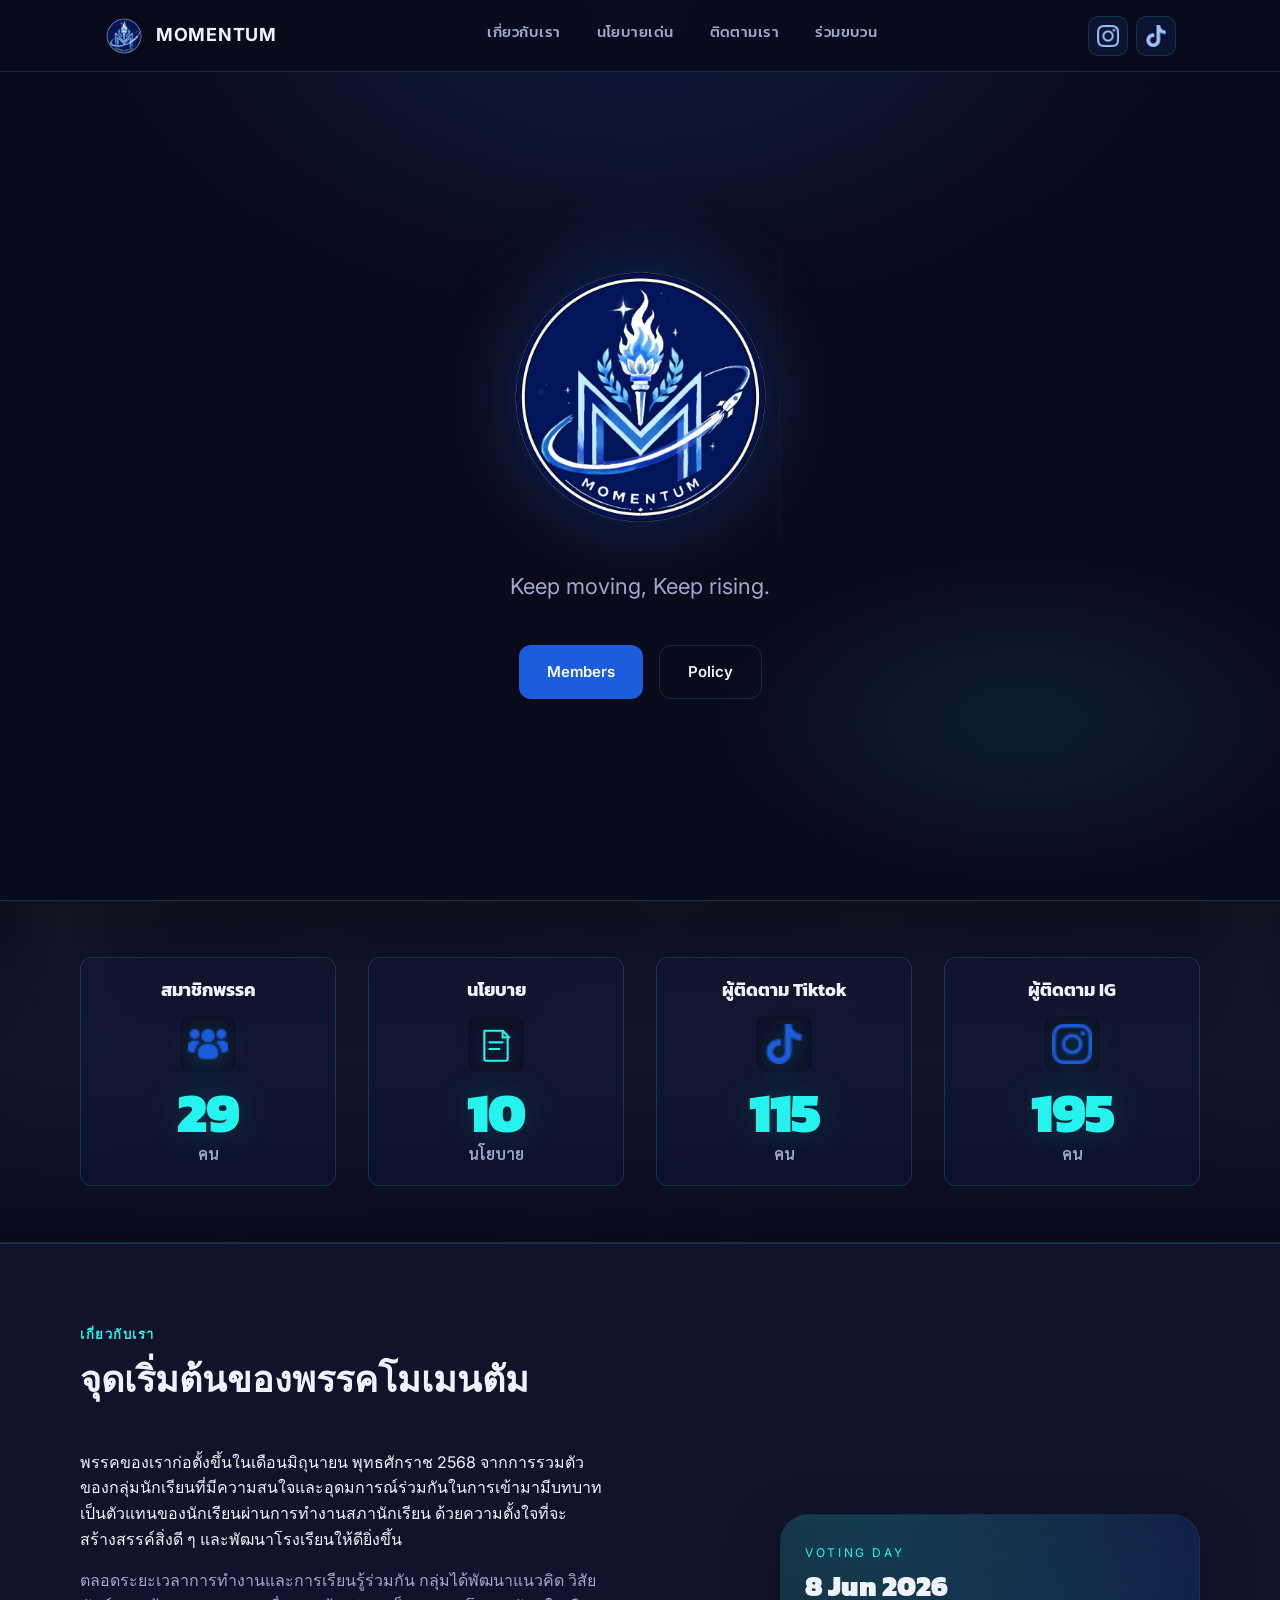
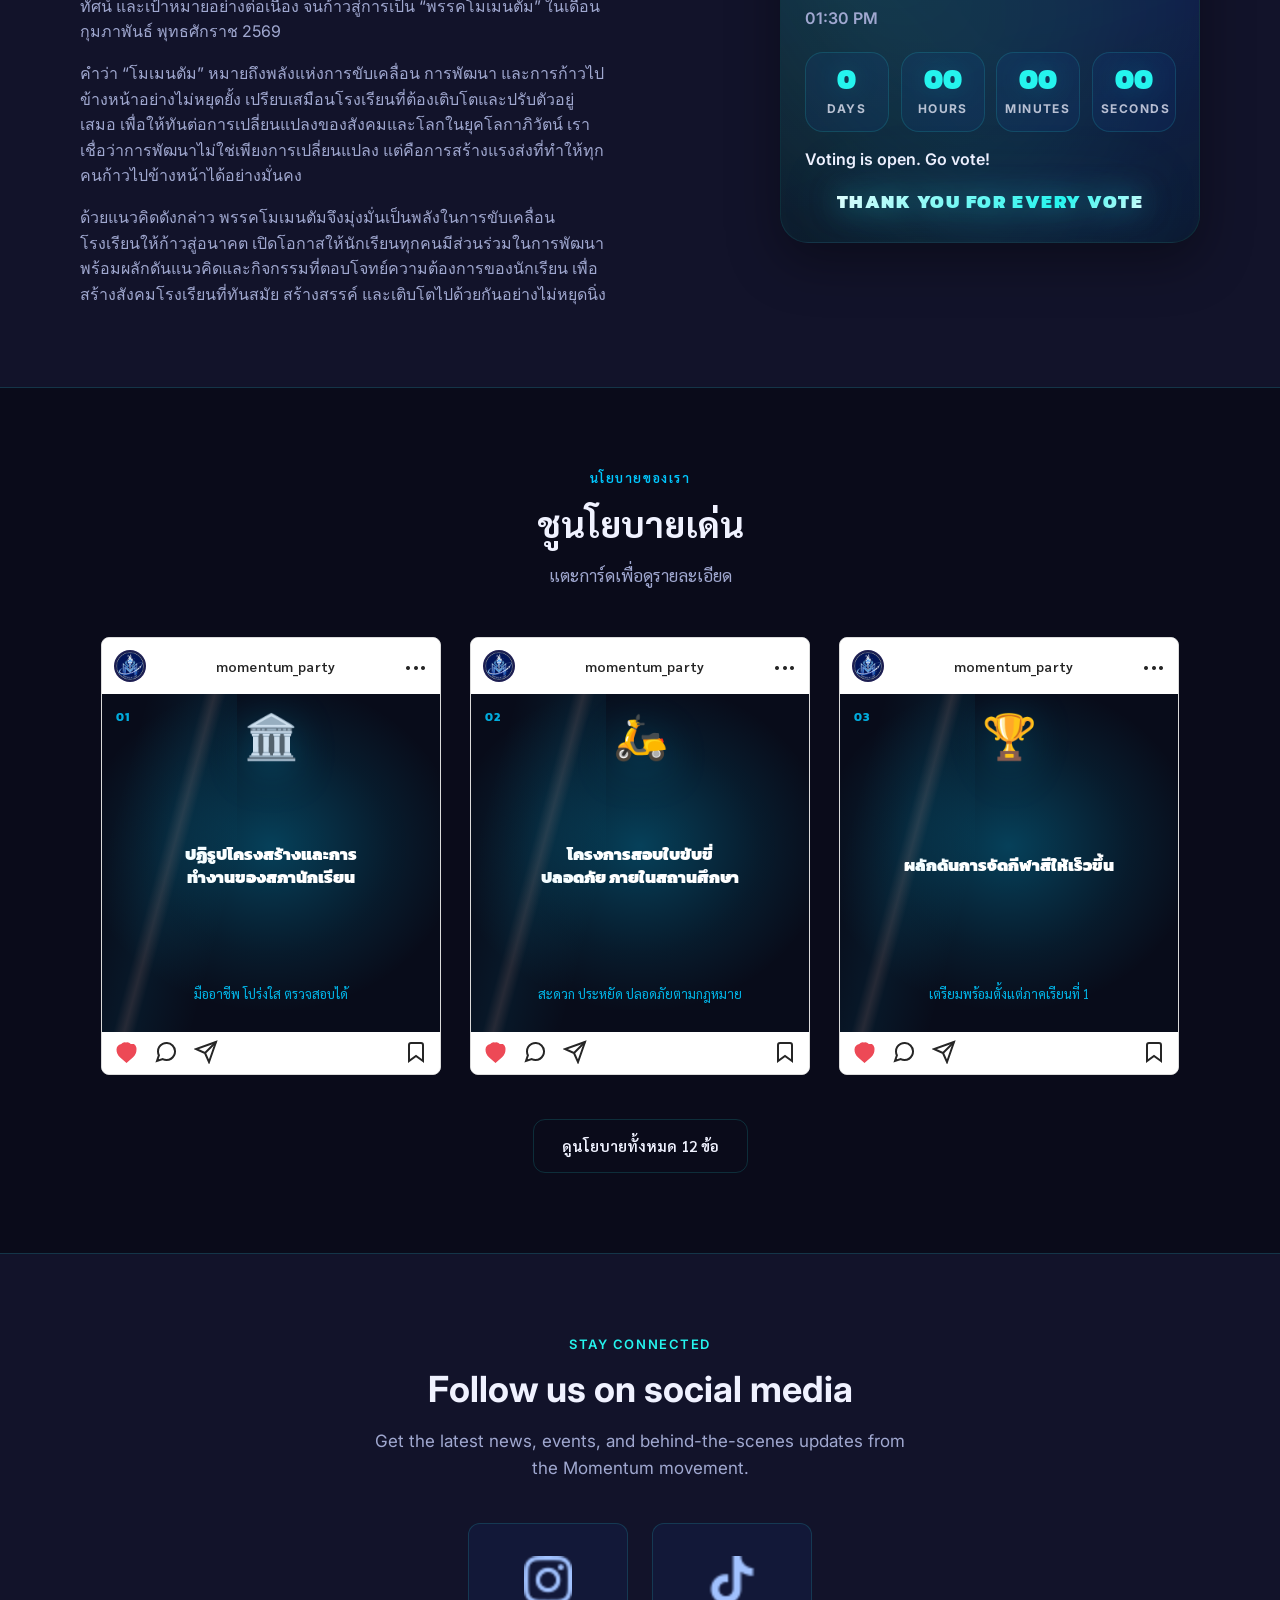
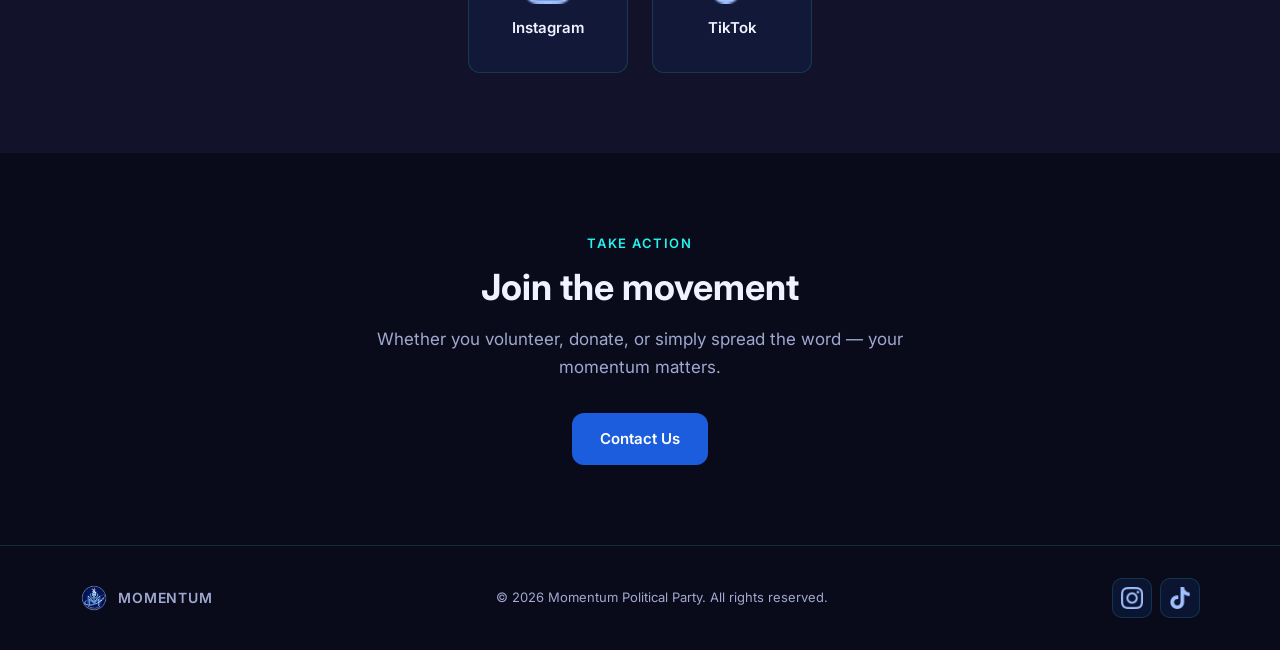
<file: index.html>
<!DOCTYPE html>
<html lang="en">
<head>
  <meta charset="UTF-8">
  <meta name="viewport" content="width=device-width, initial-scale=1.0">
  <meta name="description" content="Momentum — A political movement built on progress, unity, and forward momentum for everyone.">
  <title>Momentum | Political Party</title>
  <link rel="preconnect" href="https://fonts.googleapis.com">
  <link rel="preconnect" href="https://fonts.gstatic.com" crossorigin>
  <link href="https://fonts.googleapis.com/css2?family=Inter:wght@400;500;600;700&display=swap" rel="stylesheet">
  <link href="https://fonts.googleapis.com/css2?family=Kanit:wght@700;900&family=Sarabun:wght@400;500;600&display=swap" rel="stylesheet">
  <link rel="stylesheet" href="css/style.css">
  <link rel="stylesheet" href="css/policy.css">
</head>
<body>

  <!-- Navigation -->
  <header class="navbar" role="banner">
    <div class="navbar__inner">
      <a href="index.html" class="navbar__brand" aria-label="Momentum home">
        <img src="image/icons and logos/logo.png" alt="Momentum logo" width="40" height="40">
        Momentum
      </a>

      <nav aria-label="Main navigation">
        <ul class="navbar__links" id="nav-links">
          <li><a href="#about" data-label="เกี่ยวกับเรา">เกี่ยวกับเรา</a></li>
          <li><a href="#platform" data-label="นโยบายเด่น">นโยบายเด่น</a></li>
          <li><a href="#connect" data-label="ติดตามเรา">ติดตามเรา</a></li>
          <li><a href="#join" data-label="ร่วมขบวน">ร่วมขบวน</a></li>
        </ul>
      </nav>

      <div class="navbar__social" aria-label="Social media">
        <a href="https://www.instagram.com/mmt.skw?utm_source=ig_web_button_share_sheet&igsh=ZDNlZDc0MzIxNw==" class="social-btn" target="_blank" rel="noopener noreferrer" aria-label="Follow us on Instagram">
          <img src="image/icons and logos/instagram-hover.png" alt="Instagram">
        </a>
        <a href="https://www.tiktok.com/@momentum03.skw?is_from_webapp=1&sender_device=pc" class="social-btn" target="_blank" rel="noopener noreferrer" aria-label="Follow us on TikTok">
          <img src="image/icons and logos/tik-tok-hover.png" alt="TikTok">
        </a>
      </div>

      <button class="navbar__toggle" id="nav-toggle" aria-expanded="false" aria-controls="nav-links" aria-label="Toggle navigation menu">
        <span></span>
        <span></span>
        <span></span>
      </button>
    </div>
  </header>

  <main>
    <!-- Hero -->
    <section class="hero" id="home">
      <div class="hero__content">
        <div class="hero__logo-wrap">
          <div class="hero__logo-glow" aria-hidden="true"></div>
          <div class="hero__logo-ring hero__logo-ring--1" aria-hidden="true"></div>
          <div class="hero__logo-ring hero__logo-ring--2" aria-hidden="true"></div>
          <div class="hero__logo-shimmer" aria-hidden="true"></div>
          <img
            class="hero__logo"
            src="image/icons and logos/logo.png"
            alt="Momentum — torch, rocket, and laurel emblem"
            width="280"
            height="280"
          >
        </div>
        <p class="hero__tagline">
          Keep moving, Keep rising.
        </p>
        <div class="hero__actions">
          <a href="members.html" class="btn btn--primary">Members</a>
          <a href="policy.html" class="btn btn--outline">Policy</a>
        </div>
      </div>
    </section>

    <!-- Impact stats (hand-edited in js/stats.js) -->
    <section class="impact-stats" id="stats" aria-label="สถิติภาพรวม">
      <div class="impact-stats__bg" style="background-image: url('image/homepage/Mayaphoto_01-822.jpg');" aria-hidden="true"></div>
      <div class="impact-stats__overlay" aria-hidden="true"></div>
      <ul class="impact-stats__grid" id="impact-stats-grid"></ul>
    </section>

    <!-- About -->
    <section class="about" id="about">
      <div class="section__inner">
        <p class="section__label">เกี่ยวกับเรา</p>
        <h2 class="section__title">จุดเริ่มต้นของพรรคโมเมนตัม</h2>
        <div class="about__grid">
          <div class="about__text">
            <p>
              พรรคของเราก่อตั้งขึ้นในเดือนมิถุนายน พุทธศักราช 2568 จากการรวมตัวของกลุ่มนักเรียนที่มีความสนใจและอุดมการณ์ร่วมกันในการเข้ามามีบทบาทเป็นตัวแทนของนักเรียนผ่านการทำงานสภานักเรียน ด้วยความตั้งใจที่จะสร้างสรรค์สิ่งดี ๆ และพัฒนาโรงเรียนให้ดียิ่งขึ้น
            </p>
            <p>
              ตลอดระยะเวลาการทำงานและการเรียนรู้ร่วมกัน กลุ่มได้พัฒนาแนวคิด วิสัยทัศน์ และเป้าหมายอย่างต่อเนื่อง จนก้าวสู่การเป็น “พรรคโมเมนตัม” ในเดือนกุมภาพันธ์ พุทธศักราช 2569
            </p>
            <p>
              คำว่า “โมเมนตัม” หมายถึงพลังแห่งการขับเคลื่อน การพัฒนา และการก้าวไปข้างหน้าอย่างไม่หยุดยั้ง เปรียบเสมือนโรงเรียนที่ต้องเติบโตและปรับตัวอยู่เสมอ เพื่อให้ทันต่อการเปลี่ยนแปลงของสังคมและโลกในยุคโลกาภิวัตน์ เราเชื่อว่าการพัฒนาไม่ใช่เพียงการเปลี่ยนแปลง แต่คือการสร้างแรงส่งที่ทำให้ทุกคนก้าวไปข้างหน้าได้อย่างมั่นคง
            </p>
            <p>
              ด้วยแนวคิดดังกล่าว พรรคโมเมนตัมจึงมุ่งมั่นเป็นพลังในการขับเคลื่อนโรงเรียนให้ก้าวสู่อนาคต เปิดโอกาสให้นักเรียนทุกคนมีส่วนร่วมในการพัฒนา พร้อมผลักดันแนวคิดและกิจกรรมที่ตอบโจทย์ความต้องการของนักเรียน เพื่อสร้างสังคมโรงเรียนที่ทันสมัย สร้างสรรค์ และเติบโตไปด้วยกันอย่างไม่หยุดนิ่ง
            </p>
          </div>
          <aside class="vote-countdown" aria-label="นับถอยหลังวันเลือกตั้ง">
            <div class="vote-countdown__card" id="vote-countdown" data-target="2026-06-08T13:30:00+07:00">
              <p class="vote-countdown__eyebrow">Voting day</p>
              <h3 class="vote-countdown__title">8 Jun 2026</h3>
              <p class="vote-countdown__time">01:30 PM</p>

              <div class="vote-countdown__grid" role="timer" aria-live="polite">
                <div class="vote-countdown__unit">
                  <div class="vote-countdown__num" data-part="days">0</div>
                  <div class="vote-countdown__label">Days</div>
                </div>
                <div class="vote-countdown__unit">
                  <div class="vote-countdown__num" data-part="hours">0</div>
                  <div class="vote-countdown__label">Hours</div>
                </div>
                <div class="vote-countdown__unit">
                  <div class="vote-countdown__num" data-part="minutes">0</div>
                  <div class="vote-countdown__label">Minutes</div>
                </div>
                <div class="vote-countdown__unit">
                  <div class="vote-countdown__num" data-part="seconds">0</div>
                  <div class="vote-countdown__label">Seconds</div>
                </div>
              </div>

              <p class="vote-countdown__status" data-status>Counting down…</p>
              <p class="vote-countdown__thanks" data-thanks>Thank You For Every Vote</p>
              <div class="vote-countdown__fireworks" aria-hidden="true"></div>
              <div class="vote-countdown__confetti" aria-hidden="true"></div>
            </div>
          </aside>
        </div>
      </div>
    </section>

    <!-- Highlight policies (same cards as policy.html) -->
    <section class="platform-highlight" id="platform" aria-label="ชูนโยบายเด่น">
      <div class="section__inner">
        <p class="section__label">นโยบายของเรา</p>
        <h2 class="section__title">ชูนโยบายเด่น</h2>
        <p class="section__desc">แตะการ์ดเพื่อดูรายละเอียด</p>
        <div class="policy-grid platform-highlight__grid" id="platform-grid"></div>
        <p class="platform-highlight__cta">
          <a href="policy.html" class="btn btn--outline">ดูนโยบายทั้งหมด 12 ข้อ</a>
        </p>
      </div>
    </section>

    <!-- Connect -->
    <section class="connect" id="connect">
      <div class="section__inner">
        <p class="section__label">Stay Connected</p>
        <h2 class="section__title">Follow us on social media</h2>
        <p class="section__desc">Get the latest news, events, and behind-the-scenes updates from the Momentum movement.</p>
        <div class="connect__socials">
          <a href="https://www.instagram.com/mmt.skw?utm_source=ig_web_button_share_sheet&igsh=ZDNlZDc0MzIxNw==" class="connect__link" target="_blank" rel="noopener noreferrer">
            <img src="image/icons and logos/instagram-hover.png" alt="Instagram">
            <span>Instagram</span>
          </a>
          <a href="https://tiktok.com/" class="connect__link" target="_blank" rel="noopener noreferrer">
            <img src="image/icons and logos/tik-tok-hover.png" alt="TikTok">
            <span>TikTok</span>
          </a>
        </div>
      </div>
    </section>

    <!-- Join -->
    <section class="join" id="join">
      <div class="section__inner">
        <p class="section__label">Take Action</p>
        <h2 class="section__title">Join the movement</h2>
        <p class="section__desc">Whether you volunteer, donate, or simply spread the word — your momentum matters.</p>
        <a href="mailto:hello@momentum.org" class="btn btn--primary">Contact Us</a>
      </div>
    </section>
  </main>

  <!-- Footer -->
  <footer class="footer" role="contentinfo">
    <div class="footer__inner">
      <div class="footer__brand">
        <img src="image/icons and logos/logo.png" alt="">
        Momentum
      </div>
      <p class="footer__copy">&copy; 2026 Momentum Political Party. All rights reserved.</p>
      <div class="footer__socials" aria-label="Social media">
        <a href="https://instagram.com/" class="social-btn" target="_blank" rel="noopener noreferrer" aria-label="Instagram">
          <img src="image/icons and logos/instagram-hover.png" alt="Instagram">
        </a>
        <a href="https://www.tiktok.com/@momentum03.skw?is_from_webapp=1&sender_device=pc" class="social-btn" target="_blank" rel="noopener noreferrer" aria-label="TikTok">
          <img src="image/icons and logos/tik-tok-hover.png" alt="TikTok">
        </a>
      </div>
    </div>
  </footer>

  <script src="js/stats.js"></script>
  <script src="js/vote-countdown.js"></script>
  <script src="js/policy.js"></script>
  <script>
    const navbar = document.querySelector('.navbar');
    window.addEventListener('scroll', () => {
      navbar.classList.toggle('scrolled', window.scrollY > 20);
    }, { passive: true });

    const toggle = document.getElementById('nav-toggle');
    const navLinks = document.getElementById('nav-links');

    toggle.addEventListener('click', () => {
      const open = toggle.getAttribute('aria-expanded') === 'true';
      toggle.setAttribute('aria-expanded', String(!open));
      navLinks.classList.toggle('is-open');
    });

    navLinks.querySelectorAll('a').forEach(link => {
      link.addEventListener('click', () => {
        toggle.setAttribute('aria-expanded', 'false');
        navLinks.classList.remove('is-open');
      });
    });
  </script>
</body>
</html>
</file>
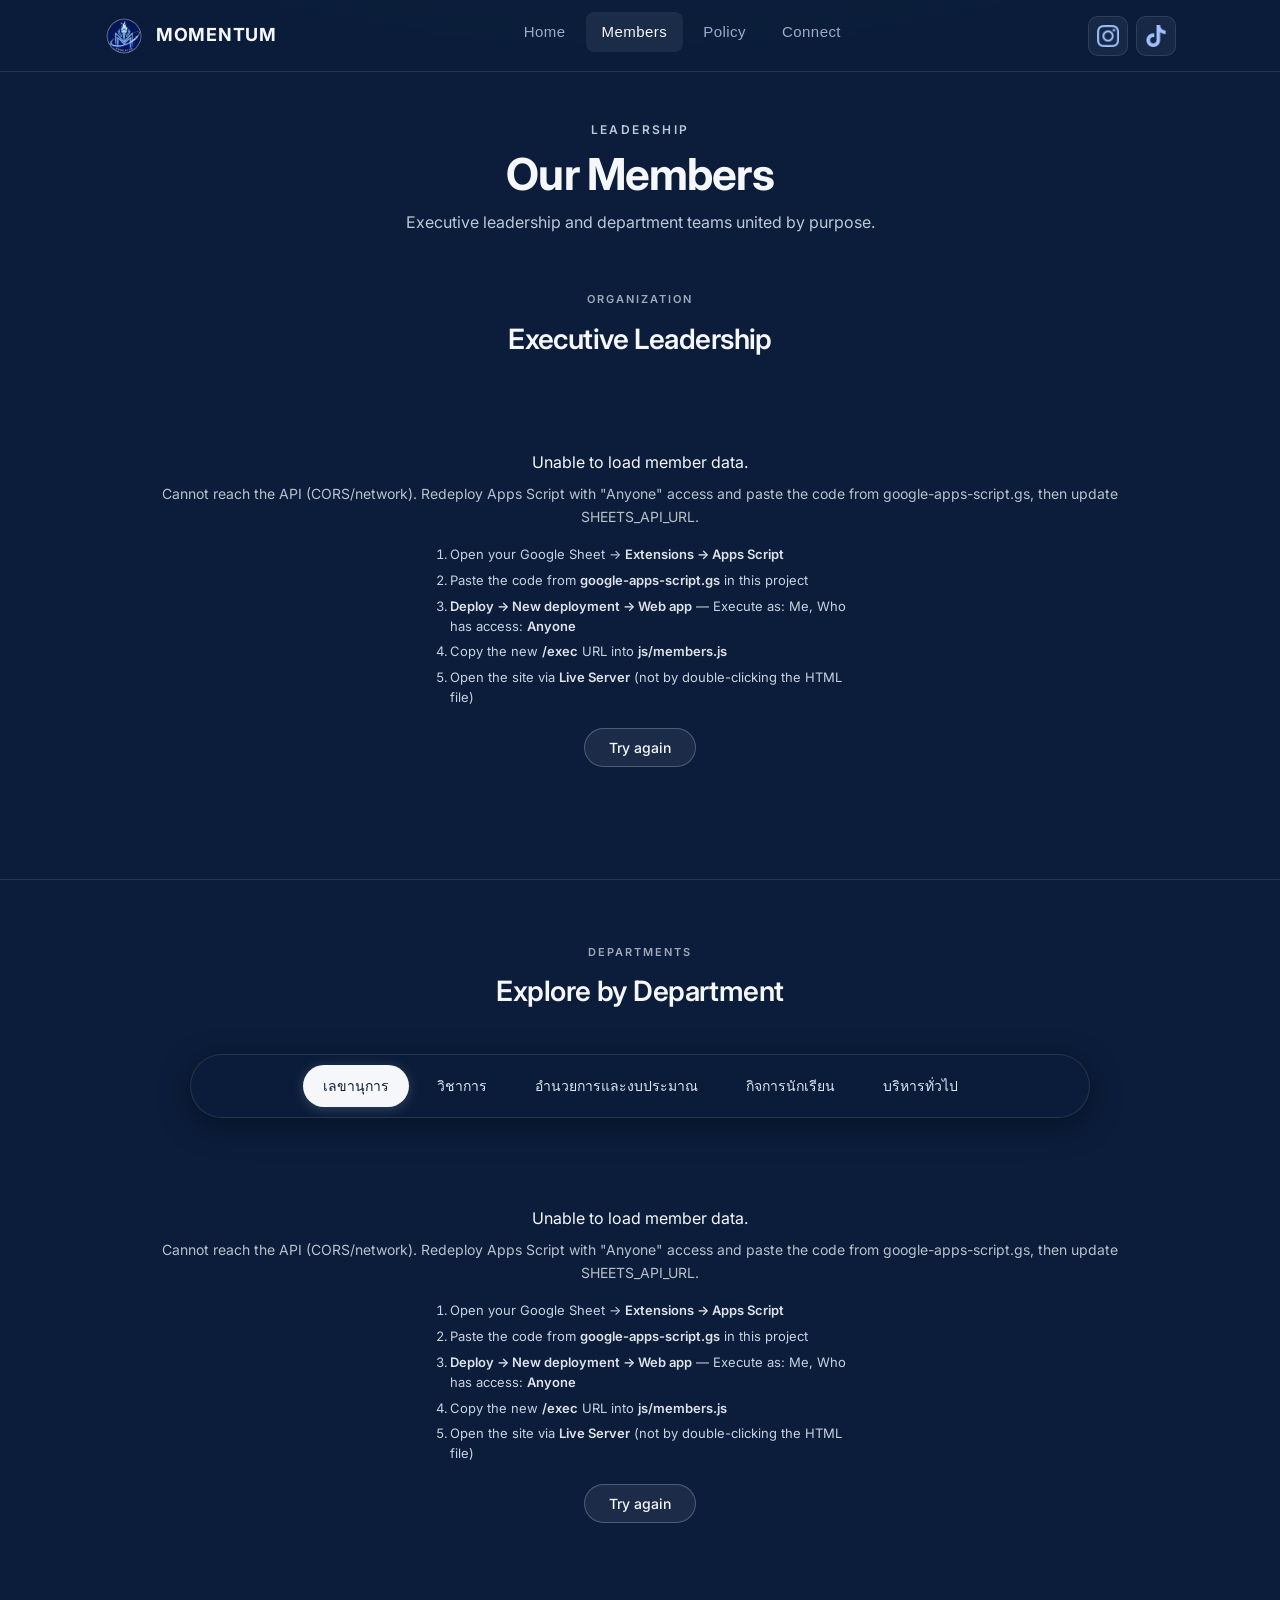
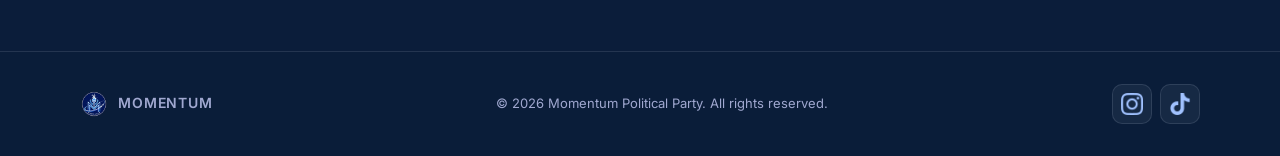
<file: members.html>
<!DOCTYPE html>
<html lang="en">
<head>
  <meta charset="UTF-8">
  <meta name="viewport" content="width=device-width, initial-scale=1.0">
  <meta name="description" content="Momentum Members — Leadership, organization, and our community.">
  <title>Members | Momentum</title>
  <link rel="preconnect" href="https://fonts.googleapis.com">
  <link rel="preconnect" href="https://fonts.gstatic.com" crossorigin>
  <link href="https://fonts.googleapis.com/css2?family=Inter:wght@400;500;600;700&display=swap" rel="stylesheet">
  <link rel="stylesheet" href="css/style.css">
  <link rel="stylesheet" href="css/members.css">
</head>
<body class="members-page">

  <header class="navbar" role="banner">
    <div class="navbar__inner">
      <a href="index.html" class="navbar__brand" aria-label="Momentum home">
        <img src="image/icons and logos/logo.png" alt="Momentum logo" width="40" height="40">
        Momentum
      </a>

      <nav aria-label="Main navigation">
        <ul class="navbar__links" id="nav-links">
          <li><a href="index.html">Home</a></li>
          <li><a href="members.html" class="is-active">Members</a></li>
          <li><a href="policy.html">Policy</a></li>
          <li><a href="index.html#connect">Connect</a></li>
        </ul>
      </nav>

      <div class="navbar__social" aria-label="Social media">
        <a href="https://www.instagram.com/mmt.skw?utm_source=ig_web_button_share_sheet&igsh=ZDNlZDc0MzIxNw==" class="social-btn" target="_blank" rel="noopener noreferrer" aria-label="Follow us on Instagram">
          <img src="image/icons and logos/instagram-hover.png" alt="Instagram">
        </a>
        <a href="https://www.tiktok.com/@momentum03.skw?is_from_webapp=1&sender_device=pc" class="social-btn" target="_blank" rel="noopener noreferrer" aria-label="Follow us on TikTok">
          <img src="image/icons and logos/tik-tok-hover.png" alt="TikTok">
        </a>
      </div>

      <button class="navbar__toggle" id="nav-toggle" aria-expanded="false" aria-controls="nav-links" aria-label="Toggle navigation menu">
        <span></span>
        <span></span>
        <span></span>
      </button>
    </div>
  </header>

  <main>
    <section class="members-hero">
      <div class="members-hero__inner">
        <p class="members-hero__label">Leadership</p>
        <h1 class="members-hero__title">Our Members</h1>
        <p class="members-hero__desc">Executive leadership and department teams united by purpose.</p>
      </div>
    </section>

    <!-- Executive Family Tree -->
    <section class="executive-section" aria-label="Executive leadership structure">
      <div class="section-heading">
        <p class="section-heading__label">Organization</p>
        <h2 class="section-heading__title">Executive Leadership</h2>
      </div>
      <div class="org-chart" id="executive-chart"></div>
    </section>

    <!-- Department filter & members -->
    <section class="dept-section" aria-label="Department members">
      <div class="section-heading">
        <p class="section-heading__label">Departments</p>
        <h2 class="section-heading__title">Explore by Department</h2>
      </div>

      <div class="dept-tabs">
        <div class="dept-tabs__inner" id="dept-tabs" role="tablist" aria-label="Filter by department"></div>
      </div>

      <div class="dept-panel" id="dept-panel" role="tabpanel"></div>
    </section>
  </main>

  <footer class="footer" role="contentinfo">
    <div class="footer__inner">
      <div class="footer__brand">
        <img src="image/icons and logos/logo.png" alt="">
        Momentum
      </div>
      <p class="footer__copy">&copy; 2026 Momentum Political Party. All rights reserved.</p>
      <div class="footer__socials" aria-label="Social media">
        <a href="https://www.instagram.com/mmt.skw?utm_source=ig_web_button_share_sheet&igsh=ZDNlZDc0MzIxNw==" class="social-btn" target="_blank" rel="noopener noreferrer" aria-label="Instagram">
          <img src="image/icons and logos/instagram-hover.png" alt="Instagram">
        </a>
        <a href="https://www.tiktok.com/@momentum03.skw?is_from_webapp=1&sender_device=pc" class="social-btn" target="_blank" rel="noopener noreferrer" aria-label="TikTok">
          <img src="image/icons and logos/tik-tok-hover.png" alt="TikTok">
        </a>
      </div>
    </div>
  </footer>

  <div class="modal-overlay" id="profile-modal" aria-hidden="true" role="dialog" aria-modal="true" aria-labelledby="modal-name">
    <div class="modal">
      <button type="button" class="modal__close" aria-label="Close profile">&times;</button>
      <div class="modal__header">
        <div id="modal-avatar-wrap"></div>
        <h2 class="modal__name" id="modal-name"></h2>
        <p class="modal__nickname" id="modal-nickname"></p>
        <p class="modal__position" id="modal-position"></p>
        <p class="modal__class" id="modal-class"></p>
        <span class="modal__dept" id="modal-dept"></span>
      </div>
      <div class="modal__body">
        <div class="modal__row">
          <p class="modal__section-title">Motto</p>
          <blockquote class="modal__quote" id="modal-motto"></blockquote>
        </div>
        <div class="modal__row">
          <p class="modal__section-title">Experience</p>
          <p class="modal__experience" id="modal-experience"></p>
        </div>
        <div class="modal__row" id="modal-connect-row">
          <p class="modal__section-title">Connect</p>
          <div class="modal__socials" id="modal-socials"></div>
        </div>
      </div>
    </div>
  </div>

  <script>
    const toggle = document.getElementById('nav-toggle');
    const navLinks = document.getElementById('nav-links');

    toggle.addEventListener('click', () => {
      const open = toggle.getAttribute('aria-expanded') === 'true';
      toggle.setAttribute('aria-expanded', String(!open));
      navLinks.classList.toggle('is-open');
    });

    navLinks.querySelectorAll('a').forEach(link => {
      link.addEventListener('click', () => {
        toggle.setAttribute('aria-expanded', 'false');
        navLinks.classList.remove('is-open');
      });
    });
  </script>
  <script src="js/members.js"></script>
</body>
</html>
</file>
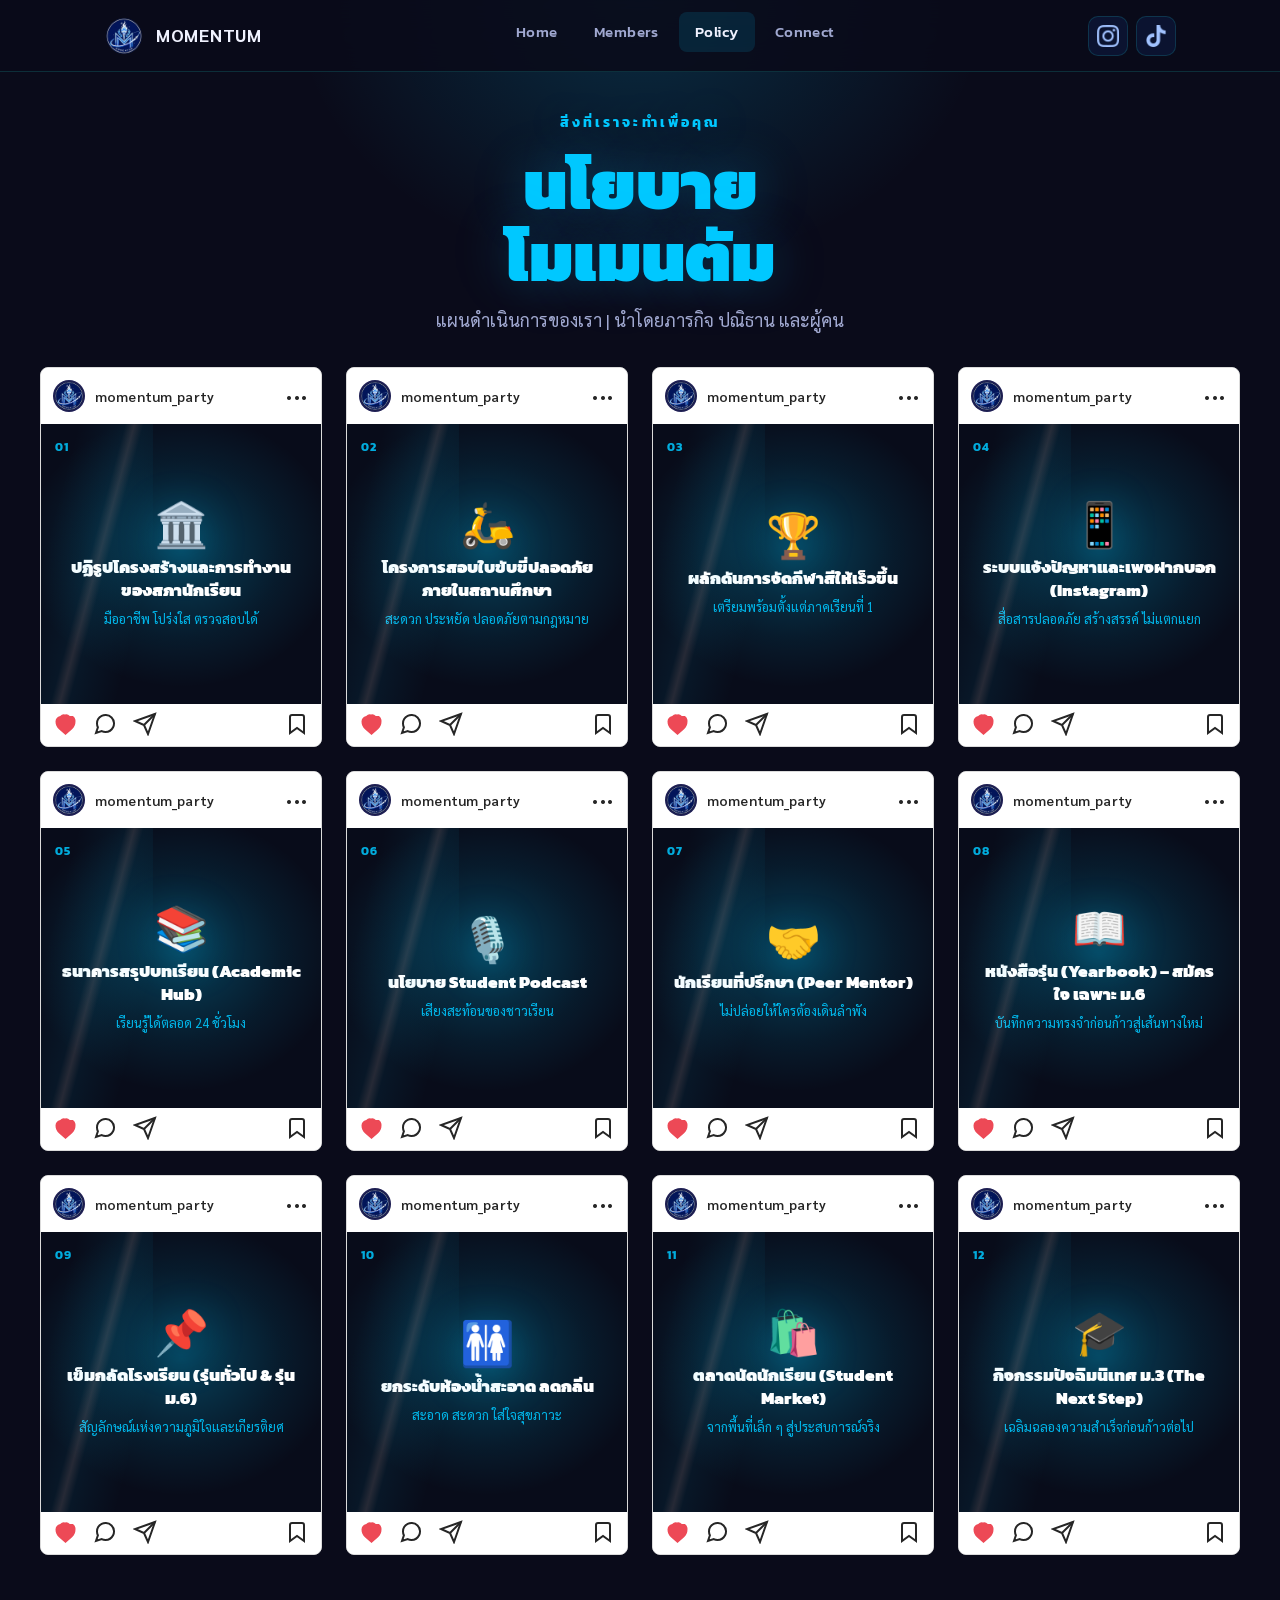
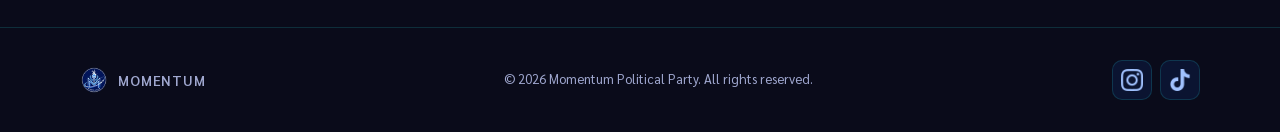
<file: policy.html>
<!DOCTYPE html>
<html lang="th">
<head>
  <meta charset="UTF-8">
  <meta name="viewport" content="width=device-width, initial-scale=1.0">
  <meta name="description" content="นโยบายโมเมนตัม — 12 นโยบายที่เราจะทำเพื่อนักเรียนทุกคน">
  <title>นโยบาย | Momentum</title>
  <link rel="preconnect" href="https://fonts.googleapis.com">
  <link rel="preconnect" href="https://fonts.gstatic.com" crossorigin>
  <link href="https://fonts.googleapis.com/css2?family=Kanit:wght@700;900&family=Sarabun:wght@400;500;600&display=swap" rel="stylesheet">
  <link rel="stylesheet" href="css/style.css">
  <link rel="stylesheet" href="css/policy.css">
</head>
<body class="policy-page">

  <header class="navbar" role="banner">
    <div class="navbar__inner">
      <a href="index.html" class="navbar__brand" aria-label="Momentum home">
        <img src="image/icons and logos/logo.png" alt="Momentum logo" width="40" height="40">
        Momentum
      </a>

      <nav aria-label="Main navigation">
        <ul class="navbar__links" id="nav-links">
          <li><a href="index.html">Home</a></li>
          <li><a href="members.html">Members</a></li>
          <li><a href="policy.html" class="is-active">Policy</a></li>
          <li><a href="index.html#connect">Connect</a></li>
        </ul>
      </nav>

      <div class="navbar__social" aria-label="Social media">
        <a href="https://www.instagram.com/mmt.skw?utm_source=ig_web_button_share_sheet&igsh=ZDNlZDc0MzIxNw==" class="social-btn" target="_blank" rel="noopener noreferrer" aria-label="Follow us on Instagram">
          <img src="image/icons and logos/instagram-hover.png" alt="Instagram">
        </a>
        <a href="https://www.tiktok.com/@momentum03.skw?is_from_webapp=1&sender_device=pc" class="social-btn" target="_blank" rel="noopener noreferrer" aria-label="Follow us on TikTok">
          <img src="image/icons and logos/tik-tok-hover.png" alt="TikTok">
        </a>
      </div>

      <button class="navbar__toggle" id="nav-toggle" aria-expanded="false" aria-controls="nav-links" aria-label="Toggle navigation menu">
        <span></span>
        <span></span>
        <span></span>
      </button>
    </div>
  </header>

  <main>
    <section class="policy-hero">
      <p class="policy-hero__eyebrow">สิ่งที่เราจะทำเพื่อคุณ</p>
      <h1 class="policy-hero__title">
        <span class="policy-hero__title-line">นโยบาย</span>
        <span class="policy-hero__title-line">โมเมนตัม</span>
      </h1>
      <p class="policy-hero__subtitle">แผนดำเนินการของเรา | นำโดยภารกิจ ปณิธาน และผู้คน</p>
    </section>

    <section class="policy-grid-section" aria-label="นโยบายทั้งหมด">
      <div class="policy-grid" id="policy-grid"></div>
    </section>
  </main>

  <footer class="footer" role="contentinfo">
    <div class="footer__inner">
      <div class="footer__brand">
        <img src="image/icons and logos/logo.png" alt="">
        Momentum
      </div>
      <p class="footer__copy">&copy; 2026 Momentum Political Party. All rights reserved.</p>
      <div class="footer__socials" aria-label="Social media">
        <a href="https://www.instagram.com/mmt.skw?utm_source=ig_web_button_share_sheet&igsh=ZDNlZDc0MzIxNw==" class="social-btn" target="_blank" rel="noopener noreferrer" aria-label="Instagram">
          <img src="image/icons and logos/instagram-hover.png" alt="Instagram">
        </a>
        <a href="https://www.tiktok.com/@momentum03.skw?is_from_webapp=1&sender_device=pc" class="social-btn" target="_blank" rel="noopener noreferrer" aria-label="TikTok">
          <img src="image/icons and logos/tik-tok-hover.png" alt="TikTok">
        </a>
      </div>
    </div>
  </footer>

  <script src="js/policy.js"></script>
  <script>
    const toggle = document.getElementById('nav-toggle');
    const navLinks = document.getElementById('nav-links');

    toggle.addEventListener('click', () => {
      const open = toggle.getAttribute('aria-expanded') === 'true';
      toggle.setAttribute('aria-expanded', String(!open));
      navLinks.classList.toggle('is-open');
    });

    navLinks.querySelectorAll('a').forEach(link => {
      link.addEventListener('click', () => {
        toggle.setAttribute('aria-expanded', 'false');
        navLinks.classList.remove('is-open');
      });
    });
  </script>
</body>
</html>
</file>
<file: css/style.css>
:root {
  --navy: #1e1f54;
  --blue: #1b5ddc;
  --cyan: #25f4ee;
  --bg: #0a0b1a;
  --bg-elevated: #12132a;
  --text: #f0f2ff;
  --text-muted: #a0a8d0;
  --border: rgba(37, 244, 238, 0.15);
  --radius: 12px;
  --nav-height: 72px;
  --max-width: 1120px;
  --transition: 0.2s ease;
}

*, *::before, *::after {
  box-sizing: border-box;
  margin: 0;
  padding: 0;
}

html {
  scroll-behavior: smooth;
}

body {
  font-family: 'Inter', system-ui, sans-serif;
  background: var(--bg);
  color: var(--text);
  line-height: 1.6;
  -webkit-font-smoothing: antialiased;
}

img {
  max-width: 100%;
  display: block;
}

a {
  color: inherit;
  text-decoration: none;
}

/* ── Navigation ── */
@keyframes navSlideDown {
  from { transform: translateY(-100%); opacity: 0; }
  to   { transform: translateY(0);     opacity: 1; }
}

@keyframes navLinkFadeIn {
  from { opacity: 0; transform: translateY(-8px); }
  to   { opacity: 1; transform: translateY(0); }
}

@keyframes brandPulse {
  0%, 100% { filter: drop-shadow(0 0 0px var(--cyan)); }
  50%       { filter: drop-shadow(0 0 8px var(--cyan)); }
}

@keyframes underlineGrow {
  from { transform: scaleX(0); }
  to   { transform: scaleX(1); }
}

.navbar {
  position: fixed;
  top: 0;
  left: 0;
  right: 0;
  z-index: 100;
  height: var(--nav-height);
  background: rgba(10, 11, 26, 0.88);
  backdrop-filter: blur(20px);
  -webkit-backdrop-filter: blur(20px);
  border-bottom: 1px solid var(--border);
  animation: navSlideDown 0.5s cubic-bezier(0.22, 1, 0.36, 1) both;
  transition: background 0.3s ease, box-shadow 0.3s ease;
}

.navbar.scrolled {
  background: rgba(10, 11, 26, 0.97);
  box-shadow: 0 4px 32px rgba(0, 0, 0, 0.4);
}

.navbar__inner {
  max-width: var(--max-width);
  margin: 0 auto;
  padding: 0 1.5rem;
  height: 100%;
  display: flex;
  align-items: center;
  justify-content: space-between;
  gap: 2rem;
}

.navbar__brand {
  display: flex;
  align-items: center;
  gap: 0.75rem;
  font-weight: 700;
  font-size: 1.125rem;
  letter-spacing: 0.04em;
  text-transform: uppercase;
  flex-shrink: 0;
  transition: opacity 0.2s ease;
  animation: navLinkFadeIn 0.6s ease 0.1s both;
}

.navbar__brand:hover {
  opacity: 0.85;
}

.navbar__brand img {
  width: 40px;
  height: 40px;
  object-fit: contain;
  transition: transform 0.4s cubic-bezier(0.34, 1.56, 0.64, 1);
  animation: brandPulse 3s ease-in-out 1.5s infinite;
}

.navbar__brand:hover img {
  transform: rotate(12deg) scale(1.12);
}

.navbar__links {
  display: flex;
  align-items: center;
  gap: 0.25rem;
  list-style: none;
}

.navbar__links li {
  animation: navLinkFadeIn 0.5s ease both;
}
.navbar__links li:nth-child(1) { animation-delay: 0.18s; }
.navbar__links li:nth-child(2) { animation-delay: 0.26s; }
.navbar__links li:nth-child(3) { animation-delay: 0.34s; }
.navbar__links li:nth-child(4) { animation-delay: 0.42s; }

.navbar__links a {
  position: relative;
  display: inline-block;
  padding: 0.5rem 1rem;
  border-radius: 8px;
  font-family: 'Kanit', 'Sarabun', sans-serif;
  font-size: 0.9375rem;
  font-weight: 500;
  color: var(--text-muted);
  letter-spacing: 0.03em;
  transition: color 0.25s ease, background 0.25s ease, transform 0.2s ease;
  overflow: hidden;
}

.navbar__links a::before {
  content: '';
  position: absolute;
  inset: 0;
  background: rgba(27, 93, 220, 0.12);
  border-radius: 8px;
  transform: scaleX(0) scaleY(0.6);
  transform-origin: center;
  transition: transform 0.3s cubic-bezier(0.34, 1.56, 0.64, 1), opacity 0.3s ease;
  opacity: 0;
}

.navbar__links a::after {
  content: '';
  position: absolute;
  bottom: 4px;
  left: 1rem;
  right: 1rem;
  height: 2px;
  background: var(--cyan);
  border-radius: 2px;
  transform: scaleX(0);
  transform-origin: left;
  transition: transform 0.3s cubic-bezier(0.34, 1.56, 0.64, 1);
}

.navbar__links a:hover,
.navbar__links a:focus-visible {
  color: var(--text);
  transform: translateY(-1px);
  outline: none;
}

.navbar__links a:hover::before,
.navbar__links a:focus-visible::before {
  transform: scaleX(1) scaleY(1);
  opacity: 1;
}

.navbar__links a:hover::after,
.navbar__links a:focus-visible::after {
  transform: scaleX(1);
}

.navbar__links a:active {
  transform: translateY(0) scale(0.97);
}

.navbar__social {
  display: flex;
  align-items: center;
  gap: 0.5rem;
  animation: navLinkFadeIn 0.5s ease 0.5s both;
}

.social-btn {
  display: flex;
  align-items: center;
  justify-content: center;
  width: 40px;
  height: 40px;
  border-radius: 10px;
  background: rgba(27, 93, 220, 0.12);
  border: 1px solid var(--border);
  transition: background 0.25s ease, transform 0.3s cubic-bezier(0.34, 1.56, 0.64, 1), border-color 0.25s ease, box-shadow 0.25s ease;
}

.social-btn:hover,
.social-btn:focus-visible {
  background: rgba(27, 93, 220, 0.25);
  border-color: var(--cyan);
  transform: translateY(-3px) scale(1.08);
  box-shadow: 0 6px 20px rgba(37, 244, 238, 0.18);
  outline: none;
}

.social-btn:active {
  transform: translateY(0) scale(0.96);
}

.social-btn img {
  width: 22px;
  height: 22px;
  object-fit: contain;
}

.navbar__toggle {
  display: none;
  flex-direction: column;
  justify-content: center;
  gap: 5px;
  width: 40px;
  height: 40px;
  background: none;
  border: none;
  cursor: pointer;
  padding: 8px;
  border-radius: 8px;
  transition: background 0.2s ease;
}

.navbar__toggle:hover {
  background: rgba(27, 93, 220, 0.15);
}

.navbar__toggle span {
  display: block;
  height: 2px;
  background: var(--text);
  border-radius: 2px;
  transition: transform 0.3s cubic-bezier(0.34, 1.56, 0.64, 1), opacity 0.2s ease, width 0.3s ease;
}

.navbar__toggle span:nth-child(2) {
  width: 70%;
}

.navbar__toggle:hover span:nth-child(2) {
  width: 100%;
}

.navbar__toggle[aria-expanded="true"] span:nth-child(1) {
  transform: translateY(7px) rotate(45deg);
}

.navbar__toggle[aria-expanded="true"] span:nth-child(2) {
  opacity: 0;
  width: 0;
}

.navbar__toggle[aria-expanded="true"] span:nth-child(3) {
  transform: translateY(-7px) rotate(-45deg);
}

/* ── Hero ── */
.hero {
  min-height: 100vh;
  display: flex;
  align-items: center;
  justify-content: center;
  text-align: center;
  padding: calc(var(--nav-height) + 3rem) 1.5rem 4rem;
  position: relative;
  overflow: hidden;
}

.hero::before {
  content: '';
  position: absolute;
  inset: 0;
  background:
    radial-gradient(ellipse 60% 50% at 50% 0%, rgba(27, 93, 220, 0.18) 0%, transparent 70%),
    radial-gradient(ellipse 40% 30% at 80% 80%, rgba(37, 244, 238, 0.08) 0%, transparent 60%);
  pointer-events: none;
}

.hero::after {
  content: '';
  position: absolute;
  inset: 0;
  background: radial-gradient(
    circle at 50% 42%,
    rgba(37, 244, 238, 0.22) 0%,
    rgba(27, 93, 220, 0.15) 25%,
    transparent 55%
  );
  pointer-events: none;
  opacity: 0;
  animation: heroFlash 1.6s cubic-bezier(0.22, 1, 0.36, 1) forwards;
}

@keyframes heroFlash {
  0% {
    opacity: 0;
    transform: scale(0.6);
  }
  25% {
    opacity: 1;
  }
  100% {
    opacity: 0;
    transform: scale(1.35);
  }
}

.hero__content {
  position: relative;
  max-width: 680px;
}

/* ── Logo entrance ── */
.hero__logo-wrap {
  position: relative;
  width: min(280px, 70vw);
  margin: 0 auto 2rem;
  aspect-ratio: 1;
  display: flex;
  align-items: center;
  justify-content: center;
}

.hero__logo-glow {
  position: absolute;
  inset: 10%;
  border-radius: 50%;
  background: radial-gradient(
    circle,
    rgba(37, 244, 238, 0.45) 0%,
    rgba(27, 93, 220, 0.35) 35%,
    transparent 70%
  );
  filter: blur(24px);
  opacity: 0;
  animation: logoGlow 1.8s cubic-bezier(0.22, 1, 0.36, 1) 0.2s forwards;
}

.hero__logo-ring {
  position: absolute;
  inset: 0;
  border-radius: 50%;
  border: 1px solid rgba(37, 244, 238, 0.55);
  opacity: 0;
  animation: ringExpand 1.5s cubic-bezier(0.22, 1, 0.36, 1) forwards;
}

.hero__logo-ring--1 {
  animation-delay: 0.35s;
}

.hero__logo-ring--2 {
  animation-delay: 0.55s;
  border-color: rgba(27, 93, 220, 0.6);
  inset: -8%;
}

.hero__logo-shimmer {
  position: absolute;
  inset: 5%;
  border-radius: 50%;
  overflow: hidden;
  pointer-events: none;
  z-index: 2;
  opacity: 0;
  animation: shimmerReveal 0.01s linear 0.5s forwards;
}

.hero__logo-shimmer::after {
  content: '';
  position: absolute;
  top: -50%;
  left: -60%;
  width: 45%;
  height: 200%;
  background: linear-gradient(
    105deg,
    transparent 30%,
    rgba(255, 255, 255, 0.08) 45%,
    rgba(255, 255, 255, 0.35) 50%,
    rgba(255, 255, 255, 0.08) 55%,
    transparent 70%
  );
  transform: skewX(-20deg);
  animation: logoShimmer 1.1s cubic-bezier(0.22, 1, 0.36, 1) 0.65s forwards;
}

.hero__logo {
  position: relative;
  z-index: 1;
  width: 100%;
  height: auto;
  opacity: 0;
  transform: scale(0.3) translateY(40px);
  filter: drop-shadow(0 0 0 transparent) blur(6px);
  animation: logoRichPop 1.4s cubic-bezier(0.34, 1.56, 0.64, 1) forwards;
}

@keyframes logoRichPop {
  0% {
    opacity: 0;
    transform: scale(0.3) translateY(40px);
    filter: drop-shadow(0 0 0 transparent) blur(6px);
  }
  50% {
    opacity: 1;
    transform: scale(1.08) translateY(-10px);
    filter:
      drop-shadow(0 0 50px rgba(37, 244, 238, 0.75))
      drop-shadow(0 0 100px rgba(27, 93, 220, 0.55))
      blur(0);
  }
  70% {
    transform: scale(0.97) translateY(3px);
    filter:
      drop-shadow(0 0 35px rgba(37, 244, 238, 0.4))
      drop-shadow(0 0 70px rgba(27, 93, 220, 0.35))
      blur(0);
  }
  100% {
    opacity: 1;
    transform: scale(1) translateY(0);
    filter: drop-shadow(0 0 40px rgba(27, 93, 220, 0.35));
  }
}

@keyframes logoGlow {
  0% {
    opacity: 0;
    transform: scale(0.5);
  }
  40% {
    opacity: 1;
    transform: scale(1.15);
  }
  100% {
    opacity: 0.65;
    transform: scale(1);
  }
}

@keyframes ringExpand {
  0% {
    opacity: 0.85;
    transform: scale(0.55);
  }
  100% {
    opacity: 0;
    transform: scale(1.75);
  }
}

@keyframes shimmerReveal {
  to {
    opacity: 1;
  }
}

@keyframes logoShimmer {
  0% {
    left: -60%;
  }
  100% {
    left: 160%;
  }
}

.hero__tagline {
  font-size: clamp(1.125rem, 2.5vw, 1.375rem);
  color: var(--text-muted);
  margin-bottom: 2.5rem;
  max-width: 520px;
  margin-left: auto;
  margin-right: auto;
  opacity: 0;
  transform: translateY(24px);
  animation: heroFadeUp 0.9s cubic-bezier(0.22, 1, 0.36, 1) 0.85s forwards;
}

.hero__actions {
  display: flex;
  flex-wrap: wrap;
  gap: 1rem;
  justify-content: center;
  opacity: 0;
  transform: translateY(24px);
  animation: heroFadeUp 0.9s cubic-bezier(0.22, 1, 0.36, 1) 1.05s forwards;
}

@keyframes heroFadeUp {
  to {
    opacity: 1;
    transform: translateY(0);
  }
}

@media (prefers-reduced-motion: reduce) {
  .hero::after,
  .hero__logo,
  .hero__logo-glow,
  .hero__logo-ring,
  .hero__logo-shimmer,
  .hero__logo-shimmer::after,
  .hero__tagline,
  .hero__actions {
    animation: none !important;
    opacity: 1 !important;
    transform: none !important;
    filter: drop-shadow(0 0 40px rgba(27, 93, 220, 0.35)) !important;
  }

  .impact-stats:not(.is-visible) .impact-stat__label,
  .impact-stats:not(.is-visible) .impact-stat__icon,
  .impact-stats:not(.is-visible) .impact-stat__value,
  .impact-stats:not(.is-visible) .impact-stat__unit,
  .impact-stats.is-visible .impact-stat__label,
  .impact-stats.is-visible .impact-stat__icon,
  .impact-stats.is-visible .impact-stat__value,
  .impact-stats.is-visible .impact-stat__unit {
    animation: none !important;
    opacity: 1 !important;
    transform: none !important;
  }
}

.btn {
  display: inline-flex;
  align-items: center;
  gap: 0.5rem;
  padding: 0.875rem 1.75rem;
  border-radius: var(--radius);
  font-size: 0.9375rem;
  font-weight: 600;
  cursor: pointer;
  border: none;
  transition: background var(--transition), transform var(--transition), box-shadow var(--transition);
}

.btn--primary {
  background: var(--blue);
  color: #fff;
}

.btn--primary:hover,
.btn--primary:focus-visible {
  background: #2470f0;
  transform: translateY(-2px);
  box-shadow: 0 8px 24px rgba(27, 93, 220, 0.4);
  outline: none;
}

.btn--outline {
  background: transparent;
  color: var(--text);
  border: 1px solid var(--border);
}

.btn--outline:hover,
.btn--outline:focus-visible {
  border-color: var(--cyan);
  background: rgba(37, 244, 238, 0.06);
  outline: none;
}

/* ── Sections ── */
section {
  padding: 5rem 1.5rem;
}

.section__inner {
  max-width: var(--max-width);
  margin: 0 auto;
}

.section__label {
  font-size: 0.8125rem;
  font-weight: 600;
  letter-spacing: 0.12em;
  text-transform: uppercase;
  color: var(--cyan);
  margin-bottom: 0.75rem;
}

.section__title {
  font-size: clamp(1.75rem, 4vw, 2.25rem);
  font-weight: 700;
  line-height: 1.25;
  margin-bottom: 1rem;
}

.section__desc {
  color: var(--text-muted);
  max-width: 560px;
  font-size: 1.0625rem;
}

/* ── Impact stats banner ── */
.impact-stats {
  position: relative;
  padding: 3.5rem 1.5rem;
  overflow: hidden;
  background: var(--bg);
  border-top: 1px solid var(--border);
  border-bottom: 1px solid var(--border);
}

.impact-stats__bg {
  position: absolute;
  inset: -15%;
  background-position: center;
  background-size: cover;
  opacity: 0.28;
  filter: blur(22px) brightness(0.35) saturate(0.85);
  transform: scale(1.08);
  pointer-events: none;
}

.impact-stats__overlay {
  position: absolute;
  inset: 0;
  background: linear-gradient(
    180deg,
    rgba(10, 11, 26, 0.55) 0%,
    rgba(18, 19, 42, 0.92) 45%,
    rgba(10, 11, 26, 0.98) 100%
  );
  pointer-events: none;
}

.impact-stats__grid {
  position: relative;
  z-index: 1;
  list-style: none;
  max-width: var(--max-width);
  margin: 0 auto;
  padding: 0;
  display: grid;
  grid-template-columns: repeat(4, minmax(0, 1fr));
  gap: clamp(1.25rem, 2.5vw, 2rem);
  align-items: stretch;
}

.impact-stats__grid > li {
  min-width: 0;
  display: flex;
}

.impact-stat {
  display: flex;
  flex-direction: column;
  align-items: center;
  text-align: center;
  width: 100%;
  font-family: 'Kanit', 'Sarabun', 'Inter', sans-serif;
  padding: 1.25rem 0.75rem;
  border-radius: var(--radius);
  background: rgba(27, 93, 220, 0.06);
  border: 1px solid var(--border);
  transition:
    border-color var(--transition),
    background var(--transition),
    transform var(--transition),
    box-shadow var(--transition);
}

.impact-stat--link {
  width: 100%;
  height: 100%;
}

.impact-stat--link:hover,
.impact-stat--link:focus-visible {
  transform: translateY(-4px);
  border-color: rgba(37, 244, 238, 0.35);
  background: rgba(27, 93, 220, 0.12);
  box-shadow: 0 12px 32px rgba(0, 0, 0, 0.25);
  outline: none;
}

.impact-stat__label {
  font-family: 'Kanit', sans-serif;
  font-size: clamp(0.9375rem, 1.8vw, 1.125rem);
  font-weight: 700;
  line-height: 1.35;
  margin-bottom: 0.875rem;
  color: var(--text);
}

.impact-stat__icon {
  display: flex;
  align-items: center;
  justify-content: center;
  width: 56px;
  height: 56px;
  margin-bottom: 0.75rem;
  border-radius: 10px;
  background: rgba(10, 11, 26, 0.5);
  color: var(--cyan);
}

.impact-stat__icon img {
  width: 40px;
  height: 40px;
  object-fit: contain;
}

.impact-stat__svg {
  width: 40px;
  height: 40px;
}

.impact-stat__value {
  font-family: 'Kanit', sans-serif;
  font-size: clamp(2.5rem, 5.5vw, 3.5rem);
  font-weight: 900;
  line-height: 1;
  letter-spacing: -0.02em;
  margin-bottom: 0.25rem;
  color: var(--cyan);
  text-shadow: 0 0 40px rgba(37, 244, 238, 0.2);
}

.impact-stat__unit {
  font-family: 'Sarabun', sans-serif;
  font-size: clamp(0.875rem, 1.6vw, 1rem);
  font-weight: 600;
  line-height: 1.3;
  color: var(--text-muted);
}

/* Entrance animations (triggered by .impact-stats.is-visible) */
.impact-stats:not(.is-visible) .impact-stat__label,
.impact-stats:not(.is-visible) .impact-stat__icon,
.impact-stats:not(.is-visible) .impact-stat__value,
.impact-stats:not(.is-visible) .impact-stat__unit {
  opacity: 0;
}

@keyframes statFadeUp {
  from {
    opacity: 0;
    transform: translate3d(0, 24px, 0);
  }
  to {
    opacity: 1;
    transform: translate3d(0, 0, 0);
  }
}

@keyframes statIconPop {
  0% {
    opacity: 0;
    transform: translate3d(0, 20px, 0) scale(0.45);
  }
  55% {
    opacity: 1;
    transform: translate3d(0, -6px, 0) scale(1.12);
  }
  75% {
    transform: translate3d(0, 2px, 0) scale(0.96);
  }
  100% {
    opacity: 1;
    transform: translate3d(0, 0, 0) scale(1);
  }
}

@keyframes statValuePop {
  0% {
    opacity: 0;
    transform: translate3d(0, 18px, 0) scale(0.85);
  }
  60% {
    opacity: 1;
    transform: translate3d(0, -4px, 0) scale(1.06);
  }
  100% {
    opacity: 1;
    transform: translate3d(0, 0, 0) scale(1);
  }
}

.impact-stats.is-visible .impact-stat__label {
  animation: statFadeUp 0.75s cubic-bezier(0.22, 1, 0.36, 1) forwards;
  animation-delay: calc(var(--stat-i, 0) * 0.11s);
}

.impact-stats.is-visible .impact-stat__icon {
  animation: statIconPop 0.85s cubic-bezier(0.34, 1.45, 0.64, 1) forwards;
  animation-delay: calc(0.1s + var(--stat-i, 0) * 0.11s);
}

.impact-stats.is-visible .impact-stat__value {
  animation: statValuePop 0.8s cubic-bezier(0.34, 1.45, 0.64, 1) forwards;
  animation-delay: calc(0.2s + var(--stat-i, 0) * 0.11s);
}

.impact-stats.is-visible .impact-stat__unit {
  animation: statFadeUp 0.7s cubic-bezier(0.22, 1, 0.36, 1) forwards;
  animation-delay: calc(0.32s + var(--stat-i, 0) * 0.11s);
}

.impact-stats.is-visible .impact-stat__icon img,
.impact-stats.is-visible .impact-stat__icon svg {
  filter: drop-shadow(0 4px 12px rgba(37, 244, 238, 0.25));
}

/* ── About ── */
.about {
  background: var(--bg-elevated);
  border-top: 1px solid var(--border);
  border-bottom: 1px solid var(--border);
}

.about__grid {
  display: grid;
  grid-template-columns: 1fr 1fr;
  gap: 4rem;
  align-items: center;
  margin-top: 3rem;
}

.about__text p + p {
  margin-top: 1rem;
  color: var(--text-muted);
}

/* ── Voting countdown (About right column) ── */
.vote-countdown {
  display: flex;
  justify-content: flex-end;
}

.vote-countdown__card {
  width: min(420px, 100%);
  position: relative;
  overflow: hidden;
  border-radius: 28px;
  border: 1px solid var(--border);
  background: linear-gradient(160deg, rgba(18, 19, 42, 0.9) 0%, rgba(10, 11, 26, 0.98) 100%);
  padding: 1.75rem 1.5rem 1.5rem;
  box-shadow: 0 18px 52px rgba(0, 0, 0, 0.35);
  /* Force GPU layer so overflow:hidden clips border-radius on all browsers */
  transform: translateZ(0);
  -webkit-transform: translateZ(0);
  isolation: isolate;
}

.vote-countdown__card::before {
  content: '';
  position: absolute;
  inset: -40%;
  border-radius: inherit;
  background: radial-gradient(circle at 30% 20%, rgba(37, 244, 238, 0.22), transparent 55%),
    radial-gradient(circle at 80% 35%, rgba(27, 93, 220, 0.24), transparent 58%),
    radial-gradient(circle at 50% 80%, rgba(37, 244, 238, 0.12), transparent 60%);
  filter: blur(18px);
  opacity: 0.9;
  pointer-events: none;
}

.vote-countdown__eyebrow {
  position: relative;
  font-size: 0.75rem;
  letter-spacing: 0.22em;
  text-transform: uppercase;
  color: var(--cyan);
  margin-bottom: 0.5rem;
}

.vote-countdown__title {
  position: relative;
  font-family: 'Kanit', sans-serif;
  font-weight: 900;
  font-size: 1.75rem;
  line-height: 1.12;
  margin-bottom: 0.25rem;
}

.vote-countdown__time {
  position: relative;
  color: var(--text-muted);
  font-weight: 600;
  margin-bottom: 1.25rem;
}

.vote-countdown__grid {
  position: relative;
  display: grid;
  grid-template-columns: repeat(4, minmax(0, 1fr));
  gap: 0.75rem;
  margin-bottom: 1rem;
}

.vote-countdown__unit {
  background: rgba(27, 93, 220, 0.08);
  border: 1px solid rgba(37, 244, 238, 0.14);
  border-radius: 18px;
  padding: 0.75rem 0.5rem;
  text-align: center;
}

.vote-countdown__num {
  font-family: 'Kanit', sans-serif;
  font-weight: 900;
  font-size: 1.75rem;
  line-height: 1;
  color: var(--cyan);
  text-shadow: 0 0 28px rgba(37, 244, 238, 0.18);
  transform-origin: 50% 70%;
}

.vote-countdown__label {
  margin-top: 0.4rem;
  font-size: 0.75rem;
  font-weight: 700;
  letter-spacing: 0.12em;
  text-transform: uppercase;
  color: rgba(240, 242, 255, 0.75);
}

.vote-countdown__status {
  position: relative;
  margin-top: 0.5rem;
  font-weight: 600;
  color: var(--text-muted);
}

.vote-countdown__thanks {
  position: relative;
  margin-top: 0.9rem;
  font-family: 'Kanit', sans-serif;
  font-size: 1.2rem;
  font-weight: 900;
  letter-spacing: 0.08em;
  text-transform: uppercase;
  text-align: center;
  color: transparent;
  background: linear-gradient(
    135deg,
    #ffffff 0%,
    var(--cyan) 35%,
    #ffffff 50%,
    var(--cyan) 65%,
    #ffffff 100%
  );
  background-size: 200% auto;
  -webkit-background-clip: text;
  background-clip: text;
  text-shadow: none;
  filter: drop-shadow(0 0 18px rgba(37, 244, 238, 0.55))
          drop-shadow(0 0 40px rgba(27, 93, 220, 0.45));
  opacity: 0;
  transform: translate3d(0, 18px, 0) scale(0.8);
  pointer-events: none;
  /* shimmer loop once visible */
}

.vote-countdown__thanks.is-show {
  animation:
    thanksCinematic 1s cubic-bezier(0.22, 1, 0.36, 1) forwards,
    thanksShimmer 2.4s linear 1.1s infinite;
}

.vote-countdown__card.is-complete .vote-countdown__status {
  color: var(--text);
}

/* pop + fade up entrance */
.vote-countdown__card:not(.is-visible) .vote-countdown__eyebrow,
.vote-countdown__card:not(.is-visible) .vote-countdown__title,
.vote-countdown__card:not(.is-visible) .vote-countdown__time,
.vote-countdown__card:not(.is-visible) .vote-countdown__unit,
.vote-countdown__card:not(.is-visible) .vote-countdown__status {
  opacity: 0;
  transform: translate3d(0, 18px, 0);
}

@keyframes voteFadeUp {
  to {
    opacity: 1;
    transform: translate3d(0, 0, 0);
  }
}

@keyframes votePop {
  0% {
    opacity: 0;
    transform: translate3d(0, 16px, 0) scale(0.92);
  }
  58% {
    opacity: 1;
    transform: translate3d(0, -1px, 0) scale(1.015);
  }
  100% {
    opacity: 1;
    transform: translate3d(0, 0, 0) scale(1);
  }
}

@keyframes thanksCinematic {
  0% {
    opacity: 0;
    transform: translate3d(0, 18px, 0) scale(0.75);
    filter: drop-shadow(0 0 0px transparent) blur(6px);
  }
  40% {
    opacity: 1;
    transform: translate3d(0, -4px, 0) scale(1.08);
    filter: drop-shadow(0 0 30px rgba(37, 244, 238, 0.9))
            drop-shadow(0 0 60px rgba(27, 93, 220, 0.7)) blur(0);
  }
  65% {
    transform: translate3d(0, 2px, 0) scale(0.97);
    filter: drop-shadow(0 0 20px rgba(37, 244, 238, 0.7))
            drop-shadow(0 0 40px rgba(27, 93, 220, 0.5)) blur(0);
  }
  100% {
    opacity: 1;
    transform: translate3d(0, 0, 0) scale(1);
    filter: drop-shadow(0 0 14px rgba(37, 244, 238, 0.5))
            drop-shadow(0 0 32px rgba(27, 93, 220, 0.4)) blur(0);
  }
}

@keyframes thanksShimmer {
  0%   { background-position: 200% center; }
  100% { background-position: -200% center; }
}

.vote-countdown__card.is-visible .vote-countdown__eyebrow {
  animation: voteFadeUp 0.75s cubic-bezier(0.22, 1, 0.36, 1) forwards;
}
.vote-countdown__card.is-visible .vote-countdown__title {
  animation: voteFadeUp 0.75s cubic-bezier(0.22, 1, 0.36, 1) 0.06s forwards;
}
.vote-countdown__card.is-visible .vote-countdown__time {
  animation: voteFadeUp 0.75s cubic-bezier(0.22, 1, 0.36, 1) 0.12s forwards;
}
.vote-countdown__card.is-visible .vote-countdown__unit {
  animation: votePop 0.9s cubic-bezier(0.34, 1.45, 0.64, 1) forwards;
  animation-delay: calc(0.18s + var(--i, 0) * 0.07s);
}
.vote-countdown__card.is-visible .vote-countdown__status {
  animation: voteFadeUp 0.75s cubic-bezier(0.22, 1, 0.36, 1) 0.28s forwards;
}

.vote-countdown__unit:nth-child(1) { --i: 0; }
.vote-countdown__unit:nth-child(2) { --i: 1; }
.vote-countdown__unit:nth-child(3) { --i: 2; }
.vote-countdown__unit:nth-child(4) { --i: 3; }

/* digit flip on update */
@keyframes digitFlip {
  0% { transform: translate3d(0, 0, 0) scale(1); opacity: 0.92; }
  45% { transform: translate3d(0, -2px, 0) scale(1.015); opacity: 1; }
  100% { transform: translate3d(0, 0, 0) scale(1); opacity: 1; }
}
.vote-countdown__num.is-flip {
  animation: digitFlip 0.24s cubic-bezier(0.22, 1, 0.36, 1);
}

/* fireworks celebration */
.vote-countdown__fireworks {
  position: absolute;
  inset: 0;
  pointer-events: none;
  overflow: hidden;
}

.vote-countdown__firework-burst {
  position: absolute;
  transform: translate(-50%, -50%) scale(0.1);
  border-radius: 999px;
  background:
    radial-gradient(circle, hsl(var(--h) 100% 85% / 1) 0 10%, hsl(var(--h) 95% 65% / 0.9) 10% 18%, transparent 20%),
    repeating-conic-gradient(
      from var(--rot, 0deg),
      hsl(var(--h) 100% 72% / 1) 0 8deg,
      transparent 8deg 18deg
    );
  filter:
    drop-shadow(0 0 8px hsl(var(--h) 100% 75% / 0.9))
    drop-shadow(0 0 20px hsl(var(--h) 95% 60% / 0.5));
  opacity: 0;
  animation: fireworksBurst 1.4s cubic-bezier(0.22, 1, 0.36, 1) both;
}

/* Second ring of sparks on each burst */
.vote-countdown__firework-burst::after {
  content: '';
  position: absolute;
  inset: 20%;
  border-radius: 999px;
  background: repeating-conic-gradient(
    from calc(var(--rot, 0deg) + 9deg),
    hsl(calc(var(--h) + 40) 100% 80% / 0.85) 0 5deg,
    transparent 5deg 18deg
  );
  animation: fireworksInner 1.4s cubic-bezier(0.22, 1, 0.36, 1) both;
}

@keyframes fireworksBurst {
  0% {
    opacity: 0;
    transform: translate(-50%, -50%) scale(0.15);
    filter: drop-shadow(0 0 4px hsl(var(--h) 100% 90% / 1)) drop-shadow(0 0 0px transparent);
  }
  15% {
    opacity: 1;
    filter: drop-shadow(0 0 16px hsl(var(--h) 100% 80% / 1)) drop-shadow(0 0 32px hsl(var(--h) 95% 60% / 0.6));
  }
  45% {
    opacity: 1;
    transform: translate(-50%, -50%) scale(1);
  }
  100% {
    opacity: 0;
    transform: translate(-50%, -50%) scale(1.25);
    filter: drop-shadow(0 0 2px hsl(var(--h) 100% 80% / 0.1));
  }
}

@keyframes fireworksInner {
  0%   { opacity: 0; transform: scale(0.3) rotate(-15deg); }
  20%  { opacity: 0.9; }
  50%  { opacity: 0.8; transform: scale(1) rotate(0deg); }
  100% { opacity: 0; transform: scale(1.4) rotate(20deg); }
}

/* confetti celebration */
.vote-countdown__confetti {
  position: absolute;
  inset: 0;
  pointer-events: none;
  overflow: hidden;
}

.vote-countdown__confetti-piece {
  position: absolute;
  top: -12px;
  width: 10px;
  height: 14px;
  border-radius: 3px;
  background: hsl(var(--h) 90% 60% / 0.95);
  transform: translate3d(0, 0, 0) rotate(var(--rot));
  animation-name: confettiFall;
  animation-timing-function: cubic-bezier(0.16, 1, 0.3, 1);
  animation-fill-mode: both;
  opacity: 0;
}

@keyframes confettiFall {
  0% {
    opacity: 0;
    transform: translate3d(var(--dx), 0, 0) rotate(var(--rot));
  }
  10% { opacity: 1; }
  100% {
    opacity: 0;
    transform: translate3d(calc(var(--dx) * -1), 120%, 0) rotate(calc(var(--rot) * 2));
  }
}

@media (max-width: 768px) {
  .vote-countdown {
    justify-content: flex-start;
  }
  .vote-countdown__grid {
    grid-template-columns: repeat(2, minmax(0, 1fr));
  }
}

@media (prefers-reduced-motion: reduce) {
  .vote-countdown__thanks,
  .vote-countdown__thanks.is-show,
  .vote-countdown__firework-burst,
  .vote-countdown__firework-burst::after {
    animation: none !important;
    opacity: 1 !important;
    transform: none !important;
    filter: none !important;
  }
  .vote-countdown__thanks.is-show {
    background: var(--cyan);
    -webkit-background-clip: text;
    background-clip: text;
  }
}

.stats {
  display: grid;
  grid-template-columns: repeat(3, 1fr);
  gap: 1.5rem;
}

.stat {
  background: rgba(27, 93, 220, 0.08);
  border: 1px solid var(--border);
  border-radius: var(--radius);
  padding: 1.5rem;
  text-align: center;
}

.stat__number {
  font-size: 2rem;
  font-weight: 700;
  color: var(--cyan);
  line-height: 1;
  margin-bottom: 0.375rem;
}

.stat__label {
  font-size: 0.8125rem;
  color: var(--text-muted);
  font-weight: 500;
}

/* ── Homepage highlight policies (ig-cards from policy.css) ── */
.platform-highlight {
  padding: 5rem 1.5rem;
}

.platform-highlight .section__inner {
  display: flex;
  flex-direction: column;
  align-items: center;
  text-align: center;
}

.platform-highlight .section__label,
.platform-highlight .section__title {
  width: 100%;
}

.platform-highlight .section__desc {
  max-width: 36rem;
  margin-left: auto;
  margin-right: auto;
}

.platform-highlight .policy-grid.platform-highlight__grid {
  width: 100%;
  max-width: 1080px;
  margin: 3rem auto 0;
  display: grid;
  grid-template-columns: repeat(3, minmax(0, 1fr));
  gap: clamp(1rem, 2vw, 1.75rem);
  align-items: stretch;
  justify-items: center;
}

.platform-highlight__grid .ig-card {
  width: 100%;
  max-width: 340px;
  height: 100%;
  margin: 0 auto;
}

.platform-highlight__grid .ig-card__face {
  display: grid;
  grid-template-rows: auto minmax(0, 1fr) auto;
  align-content: center;
  justify-items: center;
  gap: 0.5rem;
  padding: 1.125rem 0.875rem;
}

.platform-highlight__grid .ig-card__emoji {
  margin-bottom: 0;
}

.platform-highlight__grid .ig-card__title {
  align-self: center;
  min-height: 4.2em;
  margin-bottom: 0;
  display: flex;
  align-items: center;
  justify-content: center;
  text-wrap: balance;
}

.platform-highlight__grid .ig-card__hook {
  align-self: start;
  min-height: 2.95em;
  margin: 0;
  display: flex;
  align-items: center;
  justify-content: center;
  text-wrap: balance;
}

.platform-highlight__cta {
  margin-top: 2.75rem;
  text-align: center;
  width: 100%;
}

/* ── Connect ── */
.connect {
  background: var(--bg-elevated);
  border-top: 1px solid var(--border);
  text-align: center;
}

.connect .section__desc {
  margin: 0 auto 2.5rem;
}

.connect__socials {
  display: flex;
  justify-content: center;
  gap: 1.5rem;
  flex-wrap: wrap;
}

.connect__link {
  display: flex;
  flex-direction: column;
  align-items: center;
  gap: 0.75rem;
  padding: 2rem 2.5rem;
  background: rgba(27, 93, 220, 0.08);
  border: 1px solid var(--border);
  border-radius: var(--radius);
  min-width: 160px;
  transition: border-color var(--transition), transform var(--transition), background var(--transition);
}

.connect__link:hover,
.connect__link:focus-visible {
  border-color: var(--cyan);
  background: rgba(27, 93, 220, 0.15);
  transform: translateY(-4px);
  outline: none;
}

.connect__link img {
  width: 48px;
  height: 48px;
}

.connect__link span {
  font-weight: 600;
  font-size: 0.9375rem;
}

/* ── Join CTA ── */
.join {
  text-align: center;
}

.join .section__desc {
  margin: 0 auto 2rem;
}

/* ── Footer ── */
.footer {
  border-top: 1px solid var(--border);
  padding: 2rem 1.5rem;
}

.footer__inner {
  max-width: var(--max-width);
  margin: 0 auto;
  display: flex;
  align-items: center;
  justify-content: space-between;
  flex-wrap: wrap;
  gap: 1rem;
}

.footer__brand {
  display: flex;
  align-items: center;
  gap: 0.625rem;
  font-weight: 600;
  font-size: 0.875rem;
  letter-spacing: 0.06em;
  text-transform: uppercase;
  color: var(--text-muted);
}

.footer__brand img {
  width: 28px;
  height: 28px;
}

.footer__copy {
  font-size: 0.8125rem;
  color: var(--text-muted);
}

.footer__socials {
  display: flex;
  gap: 0.5rem;
}

/* ── Mobile nav ── */
@media (max-width: 768px) {
  .navbar__toggle {
    display: flex;
  }

  .navbar__links {
    display: none;
    position: absolute;
    top: var(--nav-height);
    left: 0;
    right: 0;
    flex-direction: column;
    background: rgba(10, 11, 26, 0.97);
    backdrop-filter: blur(16px);
    border-bottom: 1px solid var(--border);
    padding: 1rem 1.5rem 1.5rem;
    gap: 0.25rem;
  }

  .navbar__links.is-open {
    display: flex;
  }

  .navbar__links a {
    width: 100%;
    padding: 0.875rem 1rem;
  }

  .navbar__social {
    display: none;
  }

  .about__grid {
    grid-template-columns: 1fr;
    gap: 2.5rem;
  }

  .stats {
    grid-template-columns: 1fr;
  }

  .impact-stats__grid {
    grid-template-columns: repeat(2, minmax(0, 1fr));
    gap: 2rem 1.25rem;
  }

  .platform-highlight .policy-grid.platform-highlight__grid {
    grid-template-columns: 1fr;
    max-width: 360px;
  }

  .platform-highlight__grid .ig-card {
    max-width: none;
  }

  .footer__inner {
    flex-direction: column;
    text-align: center;
  }
}

/* ── Subpages (Members, Policy) ── */
.page-hero {
  padding: calc(var(--nav-height) + 4rem) 1.5rem 3rem;
  text-align: center;
  position: relative;
}

.page-hero::before {
  content: '';
  position: absolute;
  inset: 0;
  background: radial-gradient(ellipse 50% 60% at 50% 0%, rgba(27, 93, 220, 0.15) 0%, transparent 70%);
  pointer-events: none;
}

.page-hero .section__inner {
  position: relative;
}

.page-hero .section__desc {
  margin: 0 auto;
}

.page-content {
  padding: 3rem 1.5rem 5rem;
}

.page-content .section__inner {
  max-width: 720px;
}

.page-content p {
  color: var(--text-muted);
  margin-bottom: 1rem;
}

.page-content p:last-child {
  margin-bottom: 0;
}

.navbar__links a.is-active {
  color: var(--text);
  background: rgba(27, 93, 220, 0.15);
}
</file>
<file: css/policy.css>
/* Policy page & homepage highlight — Instagram post cards */
.policy-page,
.platform-highlight {
  --cyan: #00c8ff;
  --media-bg: #080c1a;
  --ease-rich: cubic-bezier(0.22, 1, 0.36, 1);
  --ease-spring: cubic-bezier(0.34, 1.45, 0.64, 1);
  font-family: 'Sarabun', 'Inter', system-ui, sans-serif;
}

@keyframes policyFadeUp {
  from {
    opacity: 0;
    transform: translate3d(0, 28px, 0);
  }
  to {
    opacity: 1;
    transform: translate3d(0, 0, 0);
  }
}

@keyframes policyGlowPulse {
  0%, 100% {
    opacity: 0.55;
    transform: scale(1);
  }
  50% {
    opacity: 1;
    transform: scale(1.08);
  }
}

@keyframes policyShimmer {
  0% {
    transform: translate3d(-120%, 0, 0) skewX(-18deg);
  }
  100% {
    transform: translate3d(220%, 0, 0) skewX(-18deg);
  }
}

@keyframes policyEmojiFloat {
  0%, 100% {
    transform: translate3d(0, 0, 0) scale(1);
  }
  50% {
    transform: translate3d(0, -6px, 0) scale(1.06);
  }
}

@keyframes policyCardIn {
  from {
    opacity: 0;
    transform: translate3d(0, 36px, 0) scale(0.94);
  }
  to {
    opacity: 1;
    transform: translate3d(0, 0, 0) scale(1);
  }
}

@keyframes policyDetailUp {
  from {
    opacity: 0;
    transform: translate3d(0, 16px, 0);
  }
  to {
    opacity: 1;
    transform: translate3d(0, 0, 0);
  }
}

@keyframes policyTagPop {
  from {
    opacity: 0;
    transform: scale(0.85);
  }
  to {
    opacity: 1;
    transform: scale(1);
  }
}

@keyframes policyClosePulse {
  0%, 100% {
    opacity: 0.35;
  }
  50% {
    opacity: 0.75;
  }
}

@keyframes policyFrameGlow {
  0%, 100% {
    box-shadow:
      0 20px 48px rgba(0, 0, 0, 0.35),
      0 0 0 1px rgba(0, 200, 255, 0.2),
      0 0 32px rgba(0, 200, 255, 0.15);
  }
  50% {
    box-shadow:
      0 28px 60px rgba(0, 0, 0, 0.42),
      0 0 0 1px rgba(0, 200, 255, 0.45),
      0 0 56px rgba(0, 200, 255, 0.35);
  }
}

@keyframes policyEmojiHover {
  0%, 100% {
    transform: translate3d(0, 0, 0) scale(1.08) rotate(-3deg);
  }
  50% {
    transform: translate3d(0, -10px, 0) scale(1.14) rotate(3deg);
  }
}

@keyframes policyIconWiggle {
  0%, 100% {
    transform: scale(1);
  }
  25% {
    transform: scale(1.18) rotate(-8deg);
  }
  75% {
    transform: scale(1.12) rotate(8deg);
  }
}

.policy-page .navbar__links a.is-active {
  color: var(--text);
  background: rgba(0, 200, 255, 0.12);
}

/* ── Hero ── */
.policy-hero {
  padding: calc(var(--nav-height) + 2.5rem) 1.5rem 2rem;
  text-align: center;
  position: relative;
  overflow: hidden;
}

.policy-hero::before {
  content: '';
  position: absolute;
  top: 0;
  left: 50%;
  width: min(720px, 90vw);
  height: 280px;
  transform: translateX(-50%);
  background: radial-gradient(ellipse at 50% 0%, rgba(0, 200, 255, 0.18) 0%, transparent 68%);
  pointer-events: none;
  animation: policyGlowPulse 5s ease-in-out infinite;
}

.policy-hero__eyebrow,
.policy-hero__title-line,
.policy-hero__subtitle {
  opacity: 0;
}

.policy-page.is-loaded .policy-hero__eyebrow {
  animation: policyFadeUp 0.85s var(--ease-rich) forwards;
}

.policy-page.is-loaded .policy-hero__title-line:nth-child(1) {
  animation: policyFadeUp 0.9s var(--ease-spring) 0.12s forwards;
}

.policy-page.is-loaded .policy-hero__title-line:nth-child(2) {
  animation: policyFadeUp 0.9s var(--ease-spring) 0.22s forwards;
}

.policy-page.is-loaded .policy-hero__subtitle {
  animation: policyFadeUp 0.85s var(--ease-rich) 0.38s forwards;
}

.policy-hero__eyebrow {
  position: relative;
  font-family: 'Kanit', sans-serif;
  font-size: clamp(0.75rem, 1.5vw, 0.875rem);
  font-weight: 700;
  letter-spacing: 0.22em;
  text-transform: uppercase;
  color: var(--cyan);
  margin-bottom: 1rem;
  text-shadow: 0 0 40px rgba(0, 200, 255, 0.35);
}

.policy-hero__title {
  position: relative;
  font-family: 'Kanit', sans-serif;
  font-weight: 900;
  line-height: 1.05;
  margin-bottom: 0.75rem;
}

.policy-hero__title-line {
  display: block;
  font-size: clamp(2.5rem, 8vw, 4.25rem);
  color: var(--cyan);
  text-shadow:
    0 0 48px rgba(0, 200, 255, 0.25),
    0 0 96px rgba(0, 200, 255, 0.12);
}

.policy-hero__subtitle {
  position: relative;
  font-family: 'Sarabun', sans-serif;
  font-size: clamp(0.9375rem, 2vw, 1.125rem);
  font-weight: 400;
  color: var(--text-muted);
  max-width: 32rem;
  margin: 0 auto;
  line-height: 1.65;
}

/* ── Grid ── */
.policy-grid-section {
  padding: 0 1.5rem 4.5rem;
}

.policy-grid {
  max-width: 1200px;
  margin: 0 auto;
  display: grid;
  grid-template-columns: repeat(auto-fill, minmax(260px, 1fr));
  gap: 1.5rem;
}

/* ── Instagram card ── */
.ig-card {
  position: relative;
  display: flex;
  flex-direction: column;
  background: #fff;
  border: 1px solid #dbdbdb;
  border-radius: 8px;
  overflow: hidden;
  min-width: 0;
  cursor: pointer;
  -webkit-tap-highlight-color: transparent;
  opacity: 0;
  transform: translate3d(0, 36px, 0) scale(0.94);
  transition:
    transform 0.45s var(--ease-rich),
    box-shadow 0.45s var(--ease-rich),
    border-color 0.35s ease;
}

/* Animated cyan ring on hover (frame) */
.ig-card::after {
  content: '';
  position: absolute;
  inset: 0;
  border-radius: 8px;
  padding: 2px;
  background: linear-gradient(
    135deg,
    rgba(0, 200, 255, 0.9),
    rgba(0, 200, 255, 0.15) 40%,
    rgba(0, 200, 255, 0.6) 70%,
    rgba(0, 200, 255, 0.9)
  );
  background-size: 200% 200%;
  -webkit-mask:
    linear-gradient(#fff 0 0) content-box,
    linear-gradient(#fff 0 0);
  mask:
    linear-gradient(#fff 0 0) content-box,
    linear-gradient(#fff 0 0);
  -webkit-mask-composite: xor;
  mask-composite: exclude;
  opacity: 0;
  pointer-events: none;
  z-index: 4;
  transition: opacity 0.35s var(--ease-rich);
}

.policy-page.is-loaded .ig-card,
.platform-highlight.is-loaded .ig-card {
  animation: policyCardIn 0.75s var(--ease-spring) forwards;
  animation-delay: calc(0.45s + var(--i, 0) * 0.07s);
}

@media (hover: hover) {
  .ig-card:hover:not(.is-open) {
    transform: scale(1.06);
    border-color: rgba(0, 200, 255, 0.55);
    opacity: 1;
    box-shadow:
      0 20px 48px rgba(0, 0, 0, 0.35),
      0 0 0 1px rgba(0, 200, 255, 0.2),
      0 0 32px rgba(0, 200, 255, 0.15);
  }

  .ig-card:hover:not(.is-open)::after {
    opacity: 1;
    animation: policyShimmer 2.5s linear infinite;
  }

  .ig-card:hover:not(.is-open) .ig-card__media {
    transform: scale(1.04);
  }

  .ig-card:hover:not(.is-open) .ig-card__media::before {
    background: radial-gradient(
      ellipse 85% 75% at 50% 45%,
      rgba(0, 200, 255, 0.45) 0%,
      rgba(0, 200, 255, 0.15) 45%,
      transparent 72%
    );
    animation: policyGlowPulse 1.4s ease-in-out infinite;
  }

  .ig-card:hover:not(.is-open) .ig-card__media::after {
    opacity: 1;
    animation: policyShimmer 2s var(--ease-rich) infinite;
  }

  .ig-card:hover:not(.is-open) .ig-card__emoji {
    animation: policyEmojiHover 1.2s ease-in-out infinite;
    filter: drop-shadow(0 10px 28px rgba(0, 200, 255, 0.45));
  }

  .ig-card:hover:not(.is-open) .ig-card__title {
    transform: scale(1.05);
    text-shadow: 0 0 24px rgba(0, 200, 255, 0.55);
  }

  .ig-card:hover:not(.is-open) .ig-card__hook {
    color: #00c8ff;
    letter-spacing: 0.02em;
  }

  .ig-card:hover:not(.is-open) .ig-card__num {
    opacity: 1;
    text-shadow: 0 0 16px rgba(0, 200, 255, 0.6);
  }

  .ig-card:hover:not(.is-open) .ig-card__avatar {
    transform: scale(1.12);
    box-shadow:
      0 0 0 2px #fff,
      0 0 0 3px var(--cyan),
      0 0 20px rgba(0, 200, 255, 0.4);
  }

  .ig-card:hover:not(.is-open) .ig-card__user {
    color: #0099c7;
  }

  .ig-card:hover:not(.is-open) .ig-card__action--like svg {
    animation: policyIconWiggle 0.55s var(--ease-spring) infinite;
  }

  .ig-card:hover:not(.is-open) .ig-card__action:not(.ig-card__action--like):not(.ig-card__action--save) svg {
    transform: scale(1.1);
    transition: transform 0.25s var(--ease-spring);
  }

  .ig-card:hover:not(.is-open) .ig-card__action--save svg {
    transform: scale(1.08) translateY(-1px);
    transition: transform 0.25s var(--ease-spring);
  }
}

.ig-card.is-open {
  transform: translate3d(0, -4px, 0) scale(1.01);
  border-color: rgba(0, 200, 255, 0.5);
  box-shadow:
    0 24px 56px rgba(0, 0, 0, 0.4),
    0 0 0 1px rgba(0, 200, 255, 0.25),
    0 0 56px rgba(0, 200, 255, 0.2);
}

.ig-card:focus-visible {
  outline: 2px solid var(--cyan);
  outline-offset: 2px;
}

.ig-card__header {
  display: flex;
  align-items: center;
  gap: 0.625rem;
  padding: 0.75rem;
  background: #fff;
}

.ig-card__avatar {
  width: 32px;
  height: 32px;
  border-radius: 50%;
  object-fit: cover;
  flex-shrink: 0;
  background: #1e1f54;
  transition:
    transform 0.4s var(--ease-spring),
    box-shadow 0.4s var(--ease-rich);
}

.ig-card__user {
  flex: 1;
  font-family: 'Sarabun', sans-serif;
  font-size: 0.875rem;
  font-weight: 600;
  color: #262626;
  letter-spacing: 0.01em;
  transition: color 0.35s var(--ease-rich);
}

.ig-card__menu {
  color: #262626;
  font-size: 0.875rem;
  letter-spacing: 0.12em;
  line-height: 1;
  user-select: none;
}

/* Square dark media area */
.ig-card__media {
  position: relative;
  aspect-ratio: 1 / 1;
  background: var(--media-bg);
  overflow: hidden;
  transition: transform 0.45s var(--ease-rich);
}

.ig-card__media::before {
  content: '';
  position: absolute;
  inset: 0;
  background: radial-gradient(
    ellipse 80% 70% at 50% 45%,
    rgba(0, 200, 255, 0.28) 0%,
    rgba(0, 200, 255, 0.08) 45%,
    transparent 70%
  );
  pointer-events: none;
  z-index: 0;
  animation: policyGlowPulse 4.5s ease-in-out infinite;
}

.ig-card__media::after {
  content: '';
  position: absolute;
  top: 0;
  left: 0;
  width: 40%;
  height: 100%;
  background: linear-gradient(
    105deg,
    transparent 20%,
    rgba(0, 200, 255, 0.06) 45%,
    rgba(255, 255, 255, 0.12) 50%,
    rgba(0, 200, 255, 0.06) 55%,
    transparent 80%
  );
  pointer-events: none;
  z-index: 3;
  animation: policyShimmer 7s var(--ease-rich) infinite;
  animation-delay: calc(var(--i, 0) * 0.4s);
}

.ig-card.is-open .ig-card__media::after {
  animation-play-state: paused;
  opacity: 0;
}

.ig-card__face {
  position: relative;
  z-index: 1;
  height: 100%;
  display: flex;
  flex-direction: column;
  align-items: center;
  justify-content: center;
  text-align: center;
  padding: 1.25rem;
  transition:
    opacity 0.35s var(--ease-rich),
    transform 0.4s var(--ease-rich);
}

.ig-card.is-open .ig-card__face {
  opacity: 0;
  transform: scale(0.92);
  pointer-events: none;
}

.ig-card:not(.is-open) .ig-card__face {
  opacity: 1;
  transform: scale(1);
  pointer-events: auto;
}

.ig-card__num {
  position: absolute;
  top: 0.875rem;
  left: 0.875rem;
  font-family: 'Kanit', sans-serif;
  font-size: 0.75rem;
  font-weight: 700;
  letter-spacing: 0.08em;
  color: var(--cyan);
  opacity: 0.85;
  transition:
    opacity 0.35s ease,
    text-shadow 0.35s ease;
}

.ig-card__emoji {
  font-size: 2.75rem;
  line-height: 1;
  margin-bottom: 0.75rem;
  display: inline-block;
  animation: policyEmojiFloat 3.5s ease-in-out infinite;
  animation-delay: calc(var(--i, 0) * 0.15s);
  filter: drop-shadow(0 8px 20px rgba(0, 200, 255, 0.25));
}

.ig-card.is-open .ig-card__emoji {
  animation-play-state: paused;
}

.ig-card__title {
  font-family: 'Kanit', sans-serif;
  font-size: clamp(0.875rem, 2.5vw, 1.0625rem);
  font-weight: 900;
  color: #fff;
  line-height: 1.35;
  margin-bottom: 0.5rem;
  max-width: 17rem;
  transition:
    transform 0.4s var(--ease-spring),
    text-shadow 0.4s var(--ease-rich);
}

.ig-card__hook {
  font-family: 'Sarabun', sans-serif;
  font-size: 0.8125rem;
  font-weight: 400;
  color: rgba(0, 200, 255, 0.9);
  line-height: 1.45;
  max-width: 14rem;
  transition:
    color 0.35s var(--ease-rich),
    letter-spacing 0.35s var(--ease-rich);
}

/* Detail overlay */
.ig-card__overlay {
  position: absolute;
  inset: 0;
  z-index: 2;
  display: flex;
  flex-direction: column;
  align-items: center;
  justify-content: center;
  text-align: center;
  padding: 1.5rem 1.25rem;
  background: rgba(8, 12, 26, 0.96);
  opacity: 0;
  visibility: hidden;
  pointer-events: none;
  transform: scale(0.96);
  transition:
    opacity 0.35s var(--ease-rich),
    transform 0.4s var(--ease-spring),
    visibility 0.35s;
}

.ig-card.is-open .ig-card__overlay {
  opacity: 1;
  visibility: visible;
  pointer-events: auto;
  transform: scale(1);
}

/* Force overlay fully hidden when closed (fixes animation fill-mode sticking) */
.ig-card:not(.is-open) .ig-card__overlay {
  opacity: 0;
  visibility: hidden;
  pointer-events: none;
  transform: scale(0.96);
}

.ig-card:not(.is-open) .ig-card__detail,
.ig-card:not(.is-open) .ig-card__category,
.ig-card:not(.is-open) .ig-card__close-hint {
  opacity: 0;
  transform: translate3d(0, 12px, 0) scale(0.96);
  animation: none;
}

.ig-card__detail {
  font-family: 'Sarabun', sans-serif;
  font-size: 0.75rem;
  font-weight: 400;
  color: rgba(255, 255, 255, 0.92);
  line-height: 1.6;
  margin-bottom: 1rem;
  max-width: 16.5rem;
  max-height: 62%;
  overflow-y: auto;
  scrollbar-width: thin;
  scrollbar-color: rgba(0, 200, 255, 0.4) transparent;
  opacity: 0;
  transform: translate3d(0, 12px, 0);
  transition:
    opacity 0.3s var(--ease-rich),
    transform 0.35s var(--ease-rich);
}

.ig-card.is-open .ig-card__detail {
  opacity: 1;
  transform: translate3d(0, 0, 0);
  transition-delay: 0.06s;
}

.ig-card__category {
  font-family: 'Kanit', sans-serif;
  font-size: 0.6875rem;
  font-weight: 700;
  letter-spacing: 0.06em;
  text-transform: uppercase;
  color: var(--cyan);
  padding: 0.35rem 0.75rem;
  border: 1px solid rgba(0, 200, 255, 0.45);
  border-radius: 100px;
  box-shadow: 0 0 24px rgba(0, 200, 255, 0.2);
  opacity: 0;
  transform: scale(0.92);
  transition:
    opacity 0.3s var(--ease-rich),
    transform 0.35s var(--ease-spring);
}

.ig-card.is-open .ig-card__category {
  opacity: 1;
  transform: scale(1);
  transition-delay: 0.12s;
}

.ig-card__close-hint {
  position: absolute;
  top: 0.75rem;
  right: 0.875rem;
  font-size: 1rem;
  color: rgba(255, 255, 255, 0.45);
  line-height: 1;
  opacity: 0;
  transform: translate3d(0, -6px, 0);
  transition:
    opacity 0.25s var(--ease-rich),
    transform 0.3s var(--ease-rich);
}

.ig-card.is-open .ig-card__close-hint {
  opacity: 0.55;
  transform: translate3d(0, 0, 0);
  transition-delay: 0.1s;
  animation: policyClosePulse 2s ease-in-out 0.35s infinite;
}

/* Action bar */
.ig-card__footer {
  padding: 0.5rem 0.75rem 0.625rem;
  background: #fff;
  pointer-events: none;
}

.ig-card__actions {
  display: flex;
  align-items: center;
  gap: 1rem;
}

.ig-card__action {
  display: inline-flex;
  color: #262626;
}

.ig-card__action svg {
  width: 24px;
  height: 24px;
  display: block;
  transition: transform 0.3s var(--ease-spring);
}

.ig-card__action--like svg {
  color: #ed4956;
}

.ig-card__action--save {
  margin-left: auto;
}

.policy-page.is-loaded .ig-card__action--like svg,
.platform-highlight.is-loaded .ig-card__action--like svg {
  animation: policyTagPop 0.5s var(--ease-spring) calc(0.9s + var(--i, 0) * 0.07s) backwards;
}

@media (prefers-reduced-motion: reduce) {
  .policy-hero::before,
  .policy-hero__eyebrow,
  .policy-hero__title-line,
  .policy-hero__subtitle,
  .ig-card,
  .ig-card__media::before,
  .ig-card__media::after,
  .ig-card__emoji,
  .ig-card__overlay,
  .ig-card__detail,
  .ig-card__category,
  .ig-card__close-hint,
  .ig-card__action--like svg,
  .ig-card::after {
    animation: none !important;
    transition: none !important;
    opacity: 0 !important;
  }

  @media (hover: hover) {
    .ig-card:hover:not(.is-open) {
      animation: none !important;
      transform: translate3d(0, -4px, 0);
    }
  }

  .policy-hero__eyebrow,
  .policy-hero__title-line,
  .policy-hero__subtitle,
  .ig-card {
    opacity: 1;
    transform: none;
  }

  .ig-card__face {
    transition: opacity 0.15s ease;
  }

  .ig-card__overlay {
    transition: opacity 0.15s ease;
  }

  .ig-card.is-open .ig-card__detail,
  .ig-card.is-open .ig-card__category,
  .ig-card.is-open .ig-card__close-hint {
    opacity: 1;
    transform: none;
  }
}
</file>
<file: css/members.css>
/* ── Members page — luxury navy theme ── */
.members-page {
  --deep-navy: #0B1D3A;
  --midnight: #112B5C;
  --soft-white: #F5F7FA;
  --silver-blue: #DCE6F2;
  --glass-bg: rgba(17, 43, 92, 0.82);
  --glass-border: rgba(220, 230, 242, 0.12);
  --glass-highlight: rgba(220, 230, 242, 0.06);
  --shadow-soft: 0 8px 32px rgba(0, 0, 0, 0.35);
  --shadow-card: 0 4px 24px rgba(0, 0, 0, 0.25);
  --radius-lg: 20px;
  --radius-md: 14px;
  --ease-out: cubic-bezier(0.22, 1, 0.36, 1);
  --ease-spring: cubic-bezier(0.34, 1.56, 0.64, 1);

  background: var(--deep-navy);
  color: var(--soft-white);
}

.members-page .navbar {
  background: rgba(11, 29, 58, 0.88);
  border-bottom-color: var(--glass-border);
}

.members-page .navbar__links a:hover,
.members-page .navbar__links a.is-active {
  background: rgba(220, 230, 242, 0.08);
  color: var(--soft-white);
}

.members-page .social-btn {
  background: rgba(220, 230, 242, 0.06);
  border-color: var(--glass-border);
}

.members-page .footer {
  border-top-color: var(--glass-border);
  background: rgba(11, 29, 58, 0.6);
}

/* ── Hero ── */
.members-hero {
  padding: calc(var(--nav-height) + 3rem) 1.5rem 1.5rem;
  text-align: center;
  position: relative;
}

.members-hero::before {
  content: '';
  position: absolute;
  inset: 0;
  background: radial-gradient(ellipse 70% 50% at 50% -10%, rgba(220, 230, 242, 0.08) 0%, transparent 60%);
  pointer-events: none;
}

.members-hero__inner {
  position: relative;
  max-width: 560px;
  margin: 0 auto;
}

.members-hero__label {
  font-size: 0.75rem;
  font-weight: 600;
  letter-spacing: 0.2em;
  text-transform: uppercase;
  color: var(--silver-blue);
  opacity: 0.85;
  margin-bottom: 0.625rem;
}

.members-hero__title {
  font-size: clamp(2rem, 5vw, 2.75rem);
  font-weight: 700;
  letter-spacing: -0.02em;
  line-height: 1.15;
  margin-bottom: 0.625rem;
}

.members-hero__desc {
  font-size: 1rem;
  color: var(--silver-blue);
  opacity: 0.85;
  line-height: 1.6;
}

/* ── Section headings ── */
.section-heading {
  text-align: center;
  max-width: 560px;
  margin: 0 auto 2.5rem;
  padding: 0 1.5rem;
}

.section-heading__label {
  font-size: 0.6875rem;
  font-weight: 600;
  letter-spacing: 0.18em;
  text-transform: uppercase;
  color: var(--silver-blue);
  opacity: 0.7;
  margin-bottom: 0.5rem;
}

.section-heading__title {
  font-size: clamp(1.375rem, 3vw, 1.75rem);
  font-weight: 600;
  letter-spacing: -0.02em;
}

/* ── Executive tree section ── */
.executive-section {
  padding: 2rem 1.5rem 4rem;
  border-bottom: 1px solid var(--glass-border);
}

.org-chart {
  position: relative;
  max-width: 1100px;
  margin: 0 auto;
  min-height: 320px;
}

.org-lines {
  position: absolute;
  inset: 0;
  width: 100%;
  height: 100%;
  pointer-events: none;
  z-index: 0;
  overflow: visible;
}

.org-lines path {
  stroke: var(--silver-blue);
  stroke-width: 1.5;
  fill: none;
  opacity: 0.4;
}

.org-level {
  display: flex;
  justify-content: center;
  position: relative;
  z-index: 1;
  margin-bottom: 3rem;
}

.org-level--president {
  margin-bottom: 3.5rem;
}

.org-level--vp {
  margin-bottom: 3.5rem;
}

.org-level--secretary {
  margin-bottom: 0;
}

.org-branch-row {
  display: flex;
  justify-content: center;
  flex-wrap: wrap;
  gap: 1rem;
}

.org-branch-row--vp {
  gap: 1.125rem;
  max-width: 100%;
}

.org-branch-row--secretary {
  gap: 1.5rem;
}

/* ── Department section ── */
.dept-section {
  padding: 4rem 1.5rem 5rem;
}

.dept-tabs {
  padding: 0 0 2.5rem;
}

.dept-tabs__inner {
  max-width: 900px;
  margin: 0 auto;
  display: flex;
  flex-wrap: wrap;
  justify-content: center;
  gap: 0.5rem;
  padding: 0.625rem;
  background: rgba(11, 29, 58, 0.92);
  border: 1px solid var(--glass-border);
  border-radius: 100px;
  box-shadow: var(--shadow-soft);
}

.dept-tab {
  padding: 0.625rem 1.25rem;
  border: none;
  border-radius: 100px;
  background: transparent;
  color: var(--silver-blue);
  font-family: inherit;
  font-size: 0.875rem;
  font-weight: 500;
  cursor: pointer;
  transition: color 0.2s var(--ease-out), background 0.2s var(--ease-out);
  white-space: nowrap;
}

.dept-tab:hover {
  color: var(--soft-white);
  background: var(--glass-highlight);
}

.dept-tab.is-active {
  color: var(--deep-navy);
  background: var(--soft-white);
  box-shadow: 0 2px 12px rgba(220, 230, 242, 0.2);
}

/* ── Department panel ── */
.dept-panel {
  max-width: 1100px;
  margin: 0 auto;
  transition: opacity 0.15s var(--ease-out);
}

.dept-panel.is-transitioning {
  opacity: 0;
  pointer-events: none;
}

.dept-panel__header {
  text-align: center;
  margin-bottom: 2.5rem;
}

.dept-panel__label {
  font-size: 0.6875rem;
  font-weight: 600;
  letter-spacing: 0.16em;
  text-transform: uppercase;
  color: var(--silver-blue);
  opacity: 0.7;
  margin-bottom: 0.375rem;
}

.dept-panel__title {
  font-size: clamp(1.25rem, 3vw, 1.625rem);
  font-weight: 600;
  letter-spacing: -0.02em;
  margin-bottom: 0.5rem;
}

.dept-panel__desc {
  font-size: 0.9375rem;
  color: var(--silver-blue);
  opacity: 0.85;
}

.dept-lead {
  display: flex;
  justify-content: center;
  margin-bottom: 2.5rem;
}

.dept-grid {
  display: grid;
  grid-template-columns: repeat(auto-fill, minmax(260px, 1fr));
  gap: 1.5rem;
}

.dept-grid .member-card {
  width: 100%;
}

/* ── Member cards ── */
.member-card {
  width: 248px;
  background: var(--glass-bg);
  border: 1px solid var(--glass-border);
  border-radius: var(--radius-lg);
  padding: 1.75rem 1.5rem 1.5rem;
  text-align: center;
  box-shadow: var(--shadow-card);
  opacity: 0;
  transform: translate3d(0, 12px, 0);
  transition:
    transform 0.28s var(--ease-out),
    opacity 0.28s var(--ease-out),
    border-color 0.2s var(--ease-out);
  transition-delay: var(--enter-delay, 0ms);
  will-change: transform, opacity;
}

.member-card.is-visible {
  opacity: 1;
  transform: translate3d(0, 0, 0);
  will-change: auto;
}

.member-card:hover {
  transform: translate3d(0, -4px, 0);
  border-color: rgba(220, 230, 242, 0.3);
  box-shadow:
    0 16px 40px rgba(0, 0, 0, 0.38),
    0 0 32px rgba(220, 230, 242, 0.06);
}

/* President — largest, most prominent */
.member-card--president {
  width: 360px;
  padding: 2.5rem 2rem 2rem;
  border-color: rgba(220, 230, 242, 0.25);
  background: linear-gradient(160deg, rgba(17, 43, 92, 0.7) 0%, rgba(11, 29, 58, 0.6) 100%);
  box-shadow:
    var(--shadow-soft),
    0 0 80px rgba(220, 230, 242, 0.07);
}

.member-card--president:hover {
  transform: translate3d(0, -6px, 0);
  box-shadow:
    0 28px 60px rgba(0, 0, 0, 0.45),
    0 0 100px rgba(220, 230, 242, 0.12);
}

/* Vice Presidents */
.member-card--vp {
  width: 228px;
  padding: 1.5rem 1.25rem 1.25rem;
  border-color: rgba(220, 230, 242, 0.18);
  background: linear-gradient(160deg, rgba(17, 43, 92, 0.55) 0%, rgba(11, 29, 58, 0.45) 100%);
}

.member-card--vp:hover {
  box-shadow:
    0 16px 44px rgba(0, 0, 0, 0.38),
    0 0 32px rgba(220, 230, 242, 0.06);
}

/* Department lead (VP in dept panel) */
.member-card--lead {
  width: 280px;
  padding: 2rem 1.625rem 1.625rem;
  border-color: rgba(220, 230, 242, 0.22);
  background: linear-gradient(160deg, rgba(17, 43, 92, 0.6) 0%, rgba(11, 29, 58, 0.5) 100%);
}

.member-card__avatar-wrap {
  position: relative;
  width: 108px;
  height: 108px;
  margin: 0 auto 1.25rem;
}

.member-card--president .member-card__avatar-wrap {
  width: 152px;
  height: 152px;
  margin-bottom: 1.5rem;
}

.member-card--vp .member-card__avatar-wrap {
  width: 96px;
  height: 96px;
  margin-bottom: 1.125rem;
}

.member-card--lead .member-card__avatar-wrap {
  width: 120px;
  height: 120px;
  margin-bottom: 1.375rem;
}

.member-card__avatar {
  width: 100%;
  height: 100%;
  border-radius: 50%;
  object-fit: cover;
  border: 2.5px solid rgba(220, 230, 242, 0.22);
  box-shadow: 0 6px 28px rgba(0, 0, 0, 0.35);
}

.member-card__avatar--initials {
  display: flex;
  align-items: center;
  justify-content: center;
  font-size: 2rem;
  font-weight: 600;
  letter-spacing: -0.02em;
  color: var(--soft-white);
  background: linear-gradient(135deg, var(--midnight) 0%, #1a3a6e 100%);
}

.member-card--president .member-card__avatar--initials {
  font-size: 2.875rem;
  background: linear-gradient(135deg, #1a3a6e 0%, var(--midnight) 50%, #0d2244 100%);
}

.member-card--vp .member-card__avatar--initials {
  font-size: 1.75rem;
}

.member-card--lead .member-card__avatar--initials {
  font-size: 2.125rem;
}

.member-card__avatar-ring {
  position: absolute;
  inset: -5px;
  border-radius: 50%;
  border: 1px solid rgba(220, 230, 242, 0.18);
  pointer-events: none;
}

.member-card--president .member-card__avatar-ring {
  inset: -7px;
  border-width: 1.5px;
  border-color: rgba(220, 230, 242, 0.3);
}

.member-card__class {
  display: inline-block;
  font-size: 0.625rem;
  font-weight: 600;
  letter-spacing: 0.08em;
  text-transform: uppercase;
  color: var(--silver-blue);
  opacity: 0.8;
  margin-bottom: 0.5rem;
  padding: 0.25rem 0.625rem;
  border: 1px solid var(--glass-border);
  border-radius: 100px;
}

.member-card__name {
  font-size: 1.0625rem;
  font-weight: 600;
  letter-spacing: -0.01em;
  line-height: 1.35;
  margin-bottom: 0.25rem;
}

.member-card__nickname {
  font-size: 0.875rem;
  font-weight: 500;
  color: var(--silver-blue);
  opacity: 0.85;
  margin-bottom: 0.375rem;
  line-height: 1.35;
}

.member-card--president .member-card__name {
  font-size: 1.5rem;
  margin-bottom: 0.375rem;
}

.member-card--vp .member-card__name {
  font-size: 1rem;
}

.member-card__position {
  font-size: 0.8125rem;
  color: var(--silver-blue);
  opacity: 0.9;
  margin-bottom: 0.625rem;
  line-height: 1.45;
  padding: 0 0.25rem;
}

.member-card__motto {
  font-size: 0.75rem;
  font-style: italic;
  color: var(--silver-blue);
  opacity: 0.75;
  line-height: 1.5;
  margin-bottom: 1.125rem;
  padding: 0 0.25rem;
  display: -webkit-box;
  -webkit-line-clamp: 2;
  -webkit-box-orient: vertical;
  overflow: hidden;
}

.member-card--president .member-card__position {
  font-size: 0.9375rem;
  margin-bottom: 0.75rem;
}

.member-card--president .member-card__motto {
  font-size: 0.8125rem;
  margin-bottom: 1.25rem;
}

.member-card__btn {
  width: 100%;
  padding: 0.6875rem 1rem;
  margin-top: 0.125rem;
  border: 1px solid rgba(220, 230, 242, 0.2);
  border-radius: 10px;
  background: rgba(220, 230, 242, 0.06);
  color: var(--soft-white);
  font-family: inherit;
  font-size: 0.75rem;
  font-weight: 500;
  cursor: pointer;
  transition: background 0.3s var(--ease-out), border-color 0.3s var(--ease-out), transform 0.3s var(--ease-out);
}

.member-card__btn:hover {
  background: rgba(220, 230, 242, 0.14);
  border-color: rgba(220, 230, 242, 0.35);
  transform: translateY(-1px);
}

.member-card--president .member-card__btn {
  font-size: 0.8125rem;
  padding: 0.625rem 1rem;
  background: rgba(245, 247, 250, 0.1);
  border-color: rgba(220, 230, 242, 0.3);
}

/* ── Modal ── */
.modal-overlay {
  position: fixed;
  inset: 0;
  z-index: 200;
  display: flex;
  align-items: center;
  justify-content: center;
  padding: 1.5rem;
  background: rgba(11, 29, 58, 0.88);
  opacity: 0;
  visibility: hidden;
  transition: opacity 0.25s var(--ease-out), visibility 0.25s;
}

.modal-overlay.is-open {
  opacity: 1;
  visibility: visible;
}

.modal {
  width: 100%;
  max-width: 520px;
  max-height: 90vh;
  overflow-y: auto;
  background: linear-gradient(160deg, rgba(17, 43, 92, 0.96) 0%, rgba(11, 29, 58, 0.98) 100%);
  border: 1px solid var(--glass-border);
  border-radius: var(--radius-lg);
  box-shadow: 0 24px 80px rgba(0, 0, 0, 0.5), 0 0 0 1px rgba(220, 230, 242, 0.05);
  padding: 2rem;
  position: relative;
  transform: translate3d(0, 12px, 0);
  opacity: 0;
  transition: transform 0.28s var(--ease-out), opacity 0.28s var(--ease-out);
}

.modal-overlay.is-open .modal {
  transform: translate3d(0, 0, 0);
  opacity: 1;
}

.modal-overlay.is-closing .modal {
  transform: translate3d(0, 8px, 0);
  opacity: 0;
  transition: transform 0.22s var(--ease-out), opacity 0.22s var(--ease-out);
}

.modal__close {
  position: absolute;
  top: 1rem;
  right: 1rem;
  width: 36px;
  height: 36px;
  border: 1px solid var(--glass-border);
  border-radius: 50%;
  background: rgba(220, 230, 242, 0.06);
  color: var(--soft-white);
  font-size: 1.25rem;
  line-height: 1;
  cursor: pointer;
  display: flex;
  align-items: center;
  justify-content: center;
  transition: background 0.25s, transform 0.25s;
}

.modal__close:hover {
  background: rgba(220, 230, 242, 0.12);
  transform: rotate(90deg);
}

.modal__header {
  text-align: center;
  margin-bottom: 1.75rem;
}

.modal__avatar {
  width: 120px;
  height: 120px;
  border-radius: 50%;
  object-fit: cover;
  margin: 0 auto 1.25rem;
  border: 2px solid rgba(220, 230, 242, 0.25);
  box-shadow: 0 8px 32px rgba(0, 0, 0, 0.35);
}

.modal__avatar--initials {
  display: flex;
  align-items: center;
  justify-content: center;
  font-size: 2.5rem;
  font-weight: 600;
  color: var(--soft-white);
  background: linear-gradient(135deg, var(--midnight), #1a3a6e);
}

.modal__name {
  font-size: 1.5rem;
  font-weight: 700;
  letter-spacing: -0.02em;
  margin-bottom: 0.25rem;
}

.modal__nickname {
  font-size: 1rem;
  font-weight: 500;
  color: var(--silver-blue);
  margin-bottom: 0.375rem;
}

.modal__nickname[hidden] {
  display: none;
}

.modal__body {
  text-align: left;
}

.modal__row {
  margin-bottom: 1.5rem;
}

.modal__row[hidden] {
  display: none;
}

.modal__position {
  font-size: 0.9375rem;
  color: var(--silver-blue);
  margin-bottom: 0.35rem;
}

.modal__class {
  font-size: 0.875rem;
  color: var(--silver-blue);
  opacity: 0.9;
  margin-bottom: 0.5rem;
}

.modal__class[hidden] {
  display: none;
}

.modal__dept {
  display: inline-block;
  font-size: 0.6875rem;
  font-weight: 600;
  letter-spacing: 0.12em;
  text-transform: uppercase;
  color: var(--silver-blue);
  opacity: 0.8;
  padding: 0.25rem 0.75rem;
  border: 1px solid var(--glass-border);
  border-radius: 100px;
}

.modal__quote {
  margin: 0;
  padding: 1rem 1.25rem;
  border-left: 3px solid rgba(220, 230, 242, 0.35);
  background: rgba(220, 230, 242, 0.04);
  border-radius: 0 var(--radius-md) var(--radius-md) 0;
  font-size: 0.9375rem;
  font-style: italic;
  color: var(--silver-blue);
  line-height: 1.6;
}

.modal__experience {
  font-size: 0.9375rem;
  color: var(--silver-blue);
  line-height: 1.65;
  white-space: pre-line;
}

.modal__section-title {
  font-size: 0.6875rem;
  font-weight: 600;
  letter-spacing: 0.14em;
  text-transform: uppercase;
  color: var(--silver-blue);
  opacity: 0.7;
  margin-bottom: 0.625rem;
}

.modal__socials {
  display: flex;
  justify-content: flex-start;
  gap: 0.75rem;
  padding-top: 0.25rem;
}

.modal__social-link {
  display: inline-flex;
  align-items: center;
  justify-content: center;
  gap: 0.5rem;
  padding: 0.5rem 1rem;
  min-height: 44px;
  border-radius: 12px;
  background: rgba(220, 230, 242, 0.06);
  border: 1px solid var(--glass-border);
  color: var(--soft-white);
  font-size: 0.875rem;
  font-weight: 500;
  text-decoration: none;
  transition: background 0.25s, transform 0.25s, border-color 0.25s;
}

.modal__social-link:hover {
  background: rgba(220, 230, 242, 0.12);
  border-color: rgba(220, 230, 242, 0.25);
  transform: translateY(-2px);
}

.modal__social-link img {
  width: 22px;
  height: 22px;
}

.modal__no-social {
  font-size: 0.875rem;
  color: var(--silver-blue);
  opacity: 0.6;
}

/* ── Loading / error states ── */
.members-status {
  text-align: center;
  padding: 3rem 1.5rem;
  color: var(--silver-blue);
}

.members-status--loading p {
  margin-top: 1.25rem;
  font-size: 0.9375rem;
  opacity: 0.9;
}

.members-status__spinner {
  width: 40px;
  height: 40px;
  margin: 0 auto;
  border: 2px solid var(--glass-border);
  border-top-color: var(--soft-white);
  border-radius: 50%;
  animation: members-spin 0.9s linear infinite;
}

@keyframes members-spin {
  to { transform: rotate(360deg); }
}

.members-status--error p {
  margin-bottom: 0.5rem;
  color: var(--soft-white);
}

.members-status__detail {
  font-size: 0.875rem;
  opacity: 0.75;
  margin-bottom: 1rem !important;
}

.members-status__steps {
  text-align: left;
  max-width: 420px;
  margin: 0 auto 1.25rem;
  padding-left: 1.25rem;
  font-size: 0.8125rem;
  color: var(--silver-blue);
  line-height: 1.55;
  opacity: 0.9;
}

.members-status__steps li {
  margin-bottom: 0.35rem;
}

.members-status__steps strong {
  color: var(--soft-white);
  font-weight: 600;
}

.members-status__retry {
  padding: 0.625rem 1.5rem;
  border: 1px solid rgba(220, 230, 242, 0.25);
  border-radius: 100px;
  background: rgba(220, 230, 242, 0.08);
  color: var(--soft-white);
  font-family: inherit;
  font-size: 0.875rem;
  font-weight: 500;
  cursor: pointer;
  transition: background 0.3s var(--ease-out), border-color 0.3s var(--ease-out);
}

.members-status__retry:hover {
  background: rgba(220, 230, 242, 0.16);
  border-color: rgba(220, 230, 242, 0.4);
}

.org-empty-note {
  width: 100%;
  text-align: center;
  font-size: 0.875rem;
  color: var(--silver-blue);
  opacity: 0.75;
  padding: 1rem;
}

/* ── Responsive ── */
@media (max-width: 900px) {
  .org-branch-row--vp {
    gap: 1rem;
  }

  .member-card--vp {
    width: calc(50% - 0.5rem);
    max-width: 228px;
  }
}

@media (max-width: 768px) {
  .executive-section {
    padding: 1.5rem 1rem 3rem;
  }

  .dept-section {
    padding: 3rem 1rem 4rem;
  }

  .dept-tabs__inner {
    border-radius: var(--radius-lg);
    padding: 0.5rem;
  }

  .dept-tab {
    padding: 0.5rem 1rem;
    font-size: 0.8125rem;
  }

  .member-card,
  .member-card--president,
  .member-card--vp,
  .member-card--lead {
    width: 100%;
    max-width: 320px;
  }

  .member-card__avatar-wrap {
    width: 112px;
    height: 112px;
  }

  .member-card--president .member-card__avatar-wrap {
    width: 140px;
    height: 140px;
  }

  .member-card--vp .member-card__avatar-wrap {
    width: 100px;
    height: 100px;
  }

  .member-card--lead .member-card__avatar-wrap {
    width: 116px;
    height: 116px;
  }

  .org-level {
    margin-bottom: 2rem;
  }

  .org-branch-row {
    flex-direction: column;
    align-items: center;
  }

  .dept-grid {
    grid-template-columns: 1fr;
    max-width: 320px;
    margin: 0 auto;
  }

  .modal {
    padding: 1.5rem;
    max-height: 85vh;
  }
}

@media (prefers-reduced-motion: reduce) {
  .member-card,
  .modal,
  .modal-overlay,
  .dept-panel,
  .org-lines path {
    animation: none !important;
    transition: none !important;
  }

  .member-card {
    opacity: 1;
    transform: none;
  }
}
</file>
